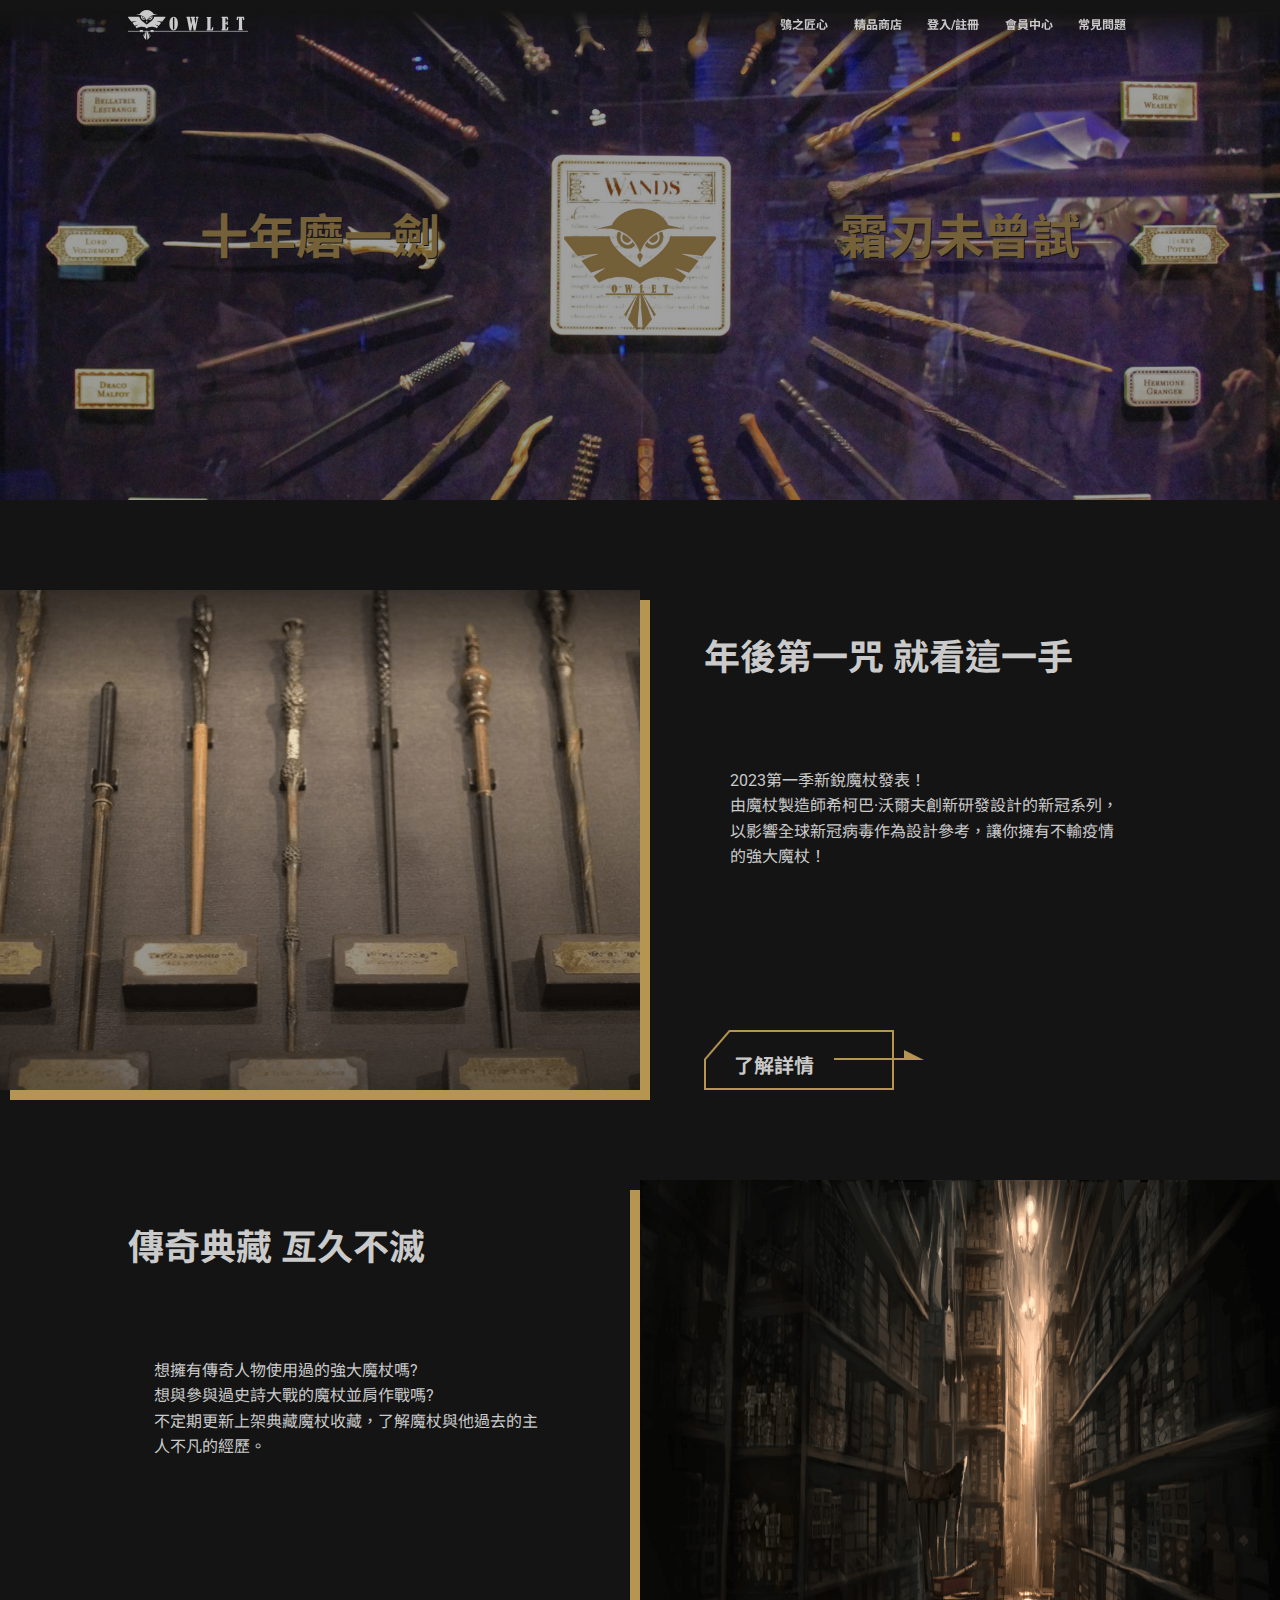
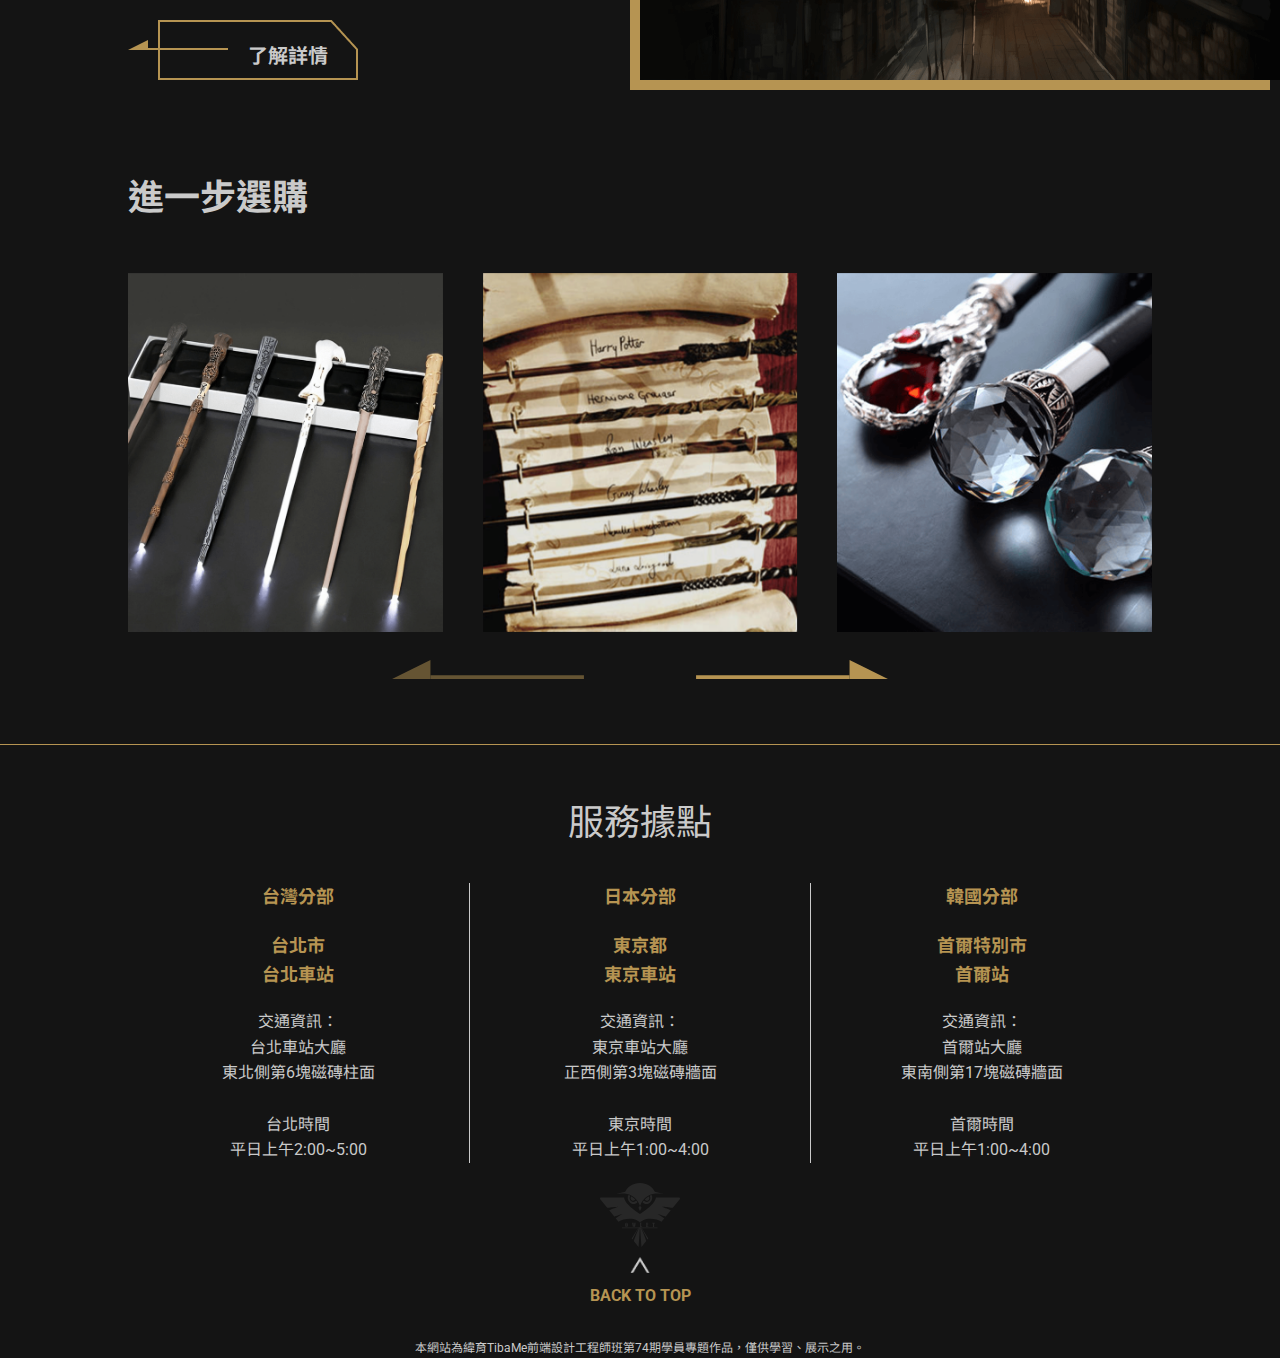
<file: index.html>
<!DOCTYPE html>
<html lang="en">

<head>
    <meta charset="UTF-8">
    <meta http-equiv="X-UA-Compatible" content="IE=edge">
    <meta name="viewport" content="width=device-width, initial-scale=1.0">
    <title>Owlet Wand Shop</title>
    <link rel="shortcut icon" href="./img/logo_14_s.svg" />
    <link rel="bookmark" href="./img/logo_14_s.svg" />
    <link rel="stylesheet" href="css/all.css">
    <link rel="stylesheet" href="css/index.css">
    <link rel="stylesheet" href="https://use.fontawesome.com/releases/v5.15.4/css/all.css"
        integrity="sha384-DyZ88mC6Up2uqS4h/KRgHuoeGwBcD4Ng9SiP4dIRy0EXTlnuz47vAwmeGwVChigm" crossorigin="anonymous">
    <link rel="stylesheet" href="https://cdnjs.cloudflare.com/ajax/libs/OwlCarousel2/2.3.4/assets/owl.carousel.min.css">
    <link rel="stylesheet"
        href="https://cdnjs.cloudflare.com/ajax/libs/OwlCarousel2/2.3.4/assets/owl.theme.default.min.css">
    <style>
        @import url('https://fonts.googleapis.com/css2?family=Noto+Sans+TC:wght@300&family=Roboto:wght@300&display=swap');
    </style>
</head>

<body>
    <!-- 頂端nav -->
    <nav class="head nav">
        <a href="index.html">
            <img src="img/logo_ca_l.svg" alt="">
        </a>
        <div class="nav_main">
            <ul>
                <li><a href="about.html">鴞之匠心</a></li>
                <li><a href="store.html">精品商店</a></li>
                <li><a class="loginnav" href="#">登入/註冊</a></li>
                <li><a href="usercenter.html">會員中心</a></li>
                <li><a href="faq.html">常見問題</a></li>
            </ul>
        </div>
        <a class="buyingcar" href="buyinglist.html"><i class="fas fa-feather-alt"></i><span
                class="buyingdot"></span></a>
        <button type="button" class="hamburger hamburger-act">
            <span class="hamburger-box">
                <span class="hamburger-inner"></span>
            </span>
        </button>
    </nav>
    <!-- login懸浮視窗 -->
    <article class="loginbg"></article>
    <!-- top區塊 -->
    <header class="indextop">
        <h1>十年磨一劍</h1>
        <h1>霜刃未曾試</h1>
    </header>
    <!-- 第一區塊 -->
    <section class="indexone">
        <img class="indexone_img" src="img/indexone.png" alt="">
        <div>
            <h2>年後第一咒 就看這一手</h2>
            <h4>2023第一季新銳魔杖發表！<br>
                由魔杖製造師希柯巴·沃爾夫創新研發設計的新冠系列，<br>以影響全球新冠病毒作為設計參考，讓你擁有不輸疫情的強大魔杖！</h4>
            <a href="store.html"><span></span>
                <p>了解詳情</p>
            </a>
        </div>
    </section>
    <!-- 第二區塊 -->
    <section class="indextwo">
        <img class="indextwo_img" src="img/indextwo.png" alt="">
        <div>
            <h2>傳奇典藏 亙久不滅</h2>
            <h4>想擁有傳奇人物使用過的強大魔杖嗎?<br>想與參與過史詩大戰的魔杖並肩作戰嗎?<br>不定期更新上架典藏魔杖收藏，了解魔杖與他過去的主人不凡的經歷。</h4>
            <a href="about.html"><span></span>
                <p>了解詳情</p>
            </a>
        </div>
    </section>
    <!-- 進一步選購 -->
    <section class="gotoshop">
        <h2>進一步選購</h2>
        <div class="toshopmaindiv">
            <ul class="gotoshopmain  owl-carousel owl-theme">
                <li class="gotoshopitem item"><a href="store.html">
                        <img src="img/gotoshop1.png" alt="">
                        <div>
                            <h3>特效魔杖</h3>
                            <p>讓每次施咒都光芒四射<br>讓每個巫術都不再平平無奇<br>讓完美的魔咒更錦上添花<br>讓失敗的咒語不再沉默尷尬</p>
                            <p>立即線上選購 ></p>
                        </div>
                    </a></li>
                <li class="gotoshopitem item"><a href="store.html">
                        <img src="img/gotoshop2.png" alt="">
                        <div>
                            <h3>典藏魔杖</h3>
                            <p>古劍蒙塵仍顯銳利<br>擁有亙古經歷的優異魔杖<br>正等待有緣人拾起<br>再度創造不朽歷史</p>
                            <p>立即線上選購 ></p>
                        </div>
                    </a></li>
                <li class="gotoshopitem item"><a href="store.html">
                        <img src="img/gotoshop3.png" alt="">
                        <div>
                            <h3>寶石魔杖</h3>
                            <p>細緻刻劃的權杖魔杖<br>鑲嵌珍稀寶石<br>每一次的吟唱都是<br>尊貴地位與財富的象徵</p>
                            <p>立即線上選購 ></p>
                        </div>
                    </a></li>
                <li class="gotoshopitem item"><a href="faq.html">
                        <img src="img/gotoshop4.png" alt="">
                        <div>
                            <h3>訂製魔杖</h3>
                            <p>擁有珍稀材料<br>具備自我設計想法<br>想和製造師交流需求<br>請來信說明</p>
                            <p>立即線上選購 ></p>
                        </div>
                    </a></li>
                <li class="gotoshopitem item"><a href="store.html">
                        <img src="img/gotoshop1.png" alt="">
                        <div>
                            <h3>特效魔杖</h3>
                            <p>讓每次施咒都光芒四射<br>讓每個巫術都不再平平無奇<br>讓完美的魔咒更錦上添花<br>讓失敗的咒語不再沉默尷尬</p>
                            <p>立即線上選購 ></p>
                        </div>
                    </a></li>
                <li class="gotoshopitem item"><a href="store.html">
                        <img src="img/gotoshop2.png" alt="">
                        <div>
                            <h3>典藏魔杖</h3>
                            <p>古劍蒙塵仍顯銳利<br>擁有亙古經歷的優異魔杖<br>正等待有緣人拾起<br>再度創造不朽歷史</p>
                            <p>立即線上選購 ></p>
                        </div>
                    </a></li>
                <li class="gotoshopitem item"><a href="store.html">
                        <img src="img/gotoshop3.png" alt="">
                        <div>
                            <h3>寶石魔杖</h3>
                            <p>細緻刻劃的權杖魔杖<br>鑲嵌珍稀寶石<br>每一次的吟唱都是<br>尊貴地位與財富的象徵</p>
                            <p>立即線上選購 ></p>
                        </div>
                    </a></li>
                <li class="gotoshopitem item"><a href="faq.html">
                        <img src="img/gotoshop4.png" alt="">
                        <div>
                            <h3>訂製魔杖</h3>
                            <p>擁有珍稀材料<br>具備自我設計想法<br>想和製造師交流需求<br>請來信說明</p>
                            <p>立即線上選購 ></p>
                        </div>
                    </a></li>
            </ul>

            <!-- 沒OWL的自設選購箭頭 -->
            <!-- <button type="button" class="btntoleft owl-prev">
                <img src="img/d_arr.svg" alt="">
            </button>
            <button type="button" class="btntoright owl-next">
                <img src="img/b_arr.svg" alt="">
            </button> -->
        </div>
    </section>
    <!-- loading -->
    <div class="loadingblock">
        <img src="img/loading.svg" alt="">
        <p>Loading...</p>
    </div>
    <!-- 底端footer -->
    <footer class="bottom">
        <h2>服務據點</h2>
        <ul class="serverpoint">
            <li>
                <div>
                    <p>台灣分部</p>
                    <p>台北市<br>台北車站</p>
                    <p>交通資訊：<br>台北車站大廳<br>東北側第6塊磁磚柱面<br><br>台北時間<br>平日上午2:00~5:00</p>
                </div>
            </li>
            <li>
                <div>
                    <p>日本分部</p>
                    <p>東京都<br>東京車站</p>
                    <p>交通資訊：<br>東京車站大廳<br>正西側第3塊磁磚牆面<br><br>東京時間<br>平日上午1:00~4:00</p>
                </div>
            </li>
            <li>
                <div>
                    <p>韓國分部</p>
                    <p>首爾特別市<br>首爾站</p>
                    <p>交通資訊：<br>首爾站大廳<br>東南側第17塊磁磚牆面<br><br>首爾時間<br>平日上午1:00~4:00</p>
                </div>
            </li>
        </ul>
        <!-- back to top -->
        <a class="gototopbtn float" href="#">
            <img src="img/logo_ca_s.svg" alt="">
            <img src="img/uparr.png" alt="">
            <P>BACK TO TOP</P>
            <a>
                <P class="tibame">本網站為緯育TibaMe前端設計工程師班第74期學員專題作品，僅供學習、展示之用。</P>
    </footer>

    <script src="https://ajax.googleapis.com/ajax/libs/jquery/3.6.0/jquery.min.js"></script>
    <script src="https://cdnjs.cloudflare.com/ajax/libs/OwlCarousel2/2.3.4/owl.carousel.min.js"></script>
    <script src="js/all.js"></script>
    <script src="js/index.js"></script>

    <script>
  
    </script>
</body>

</html>
</file>
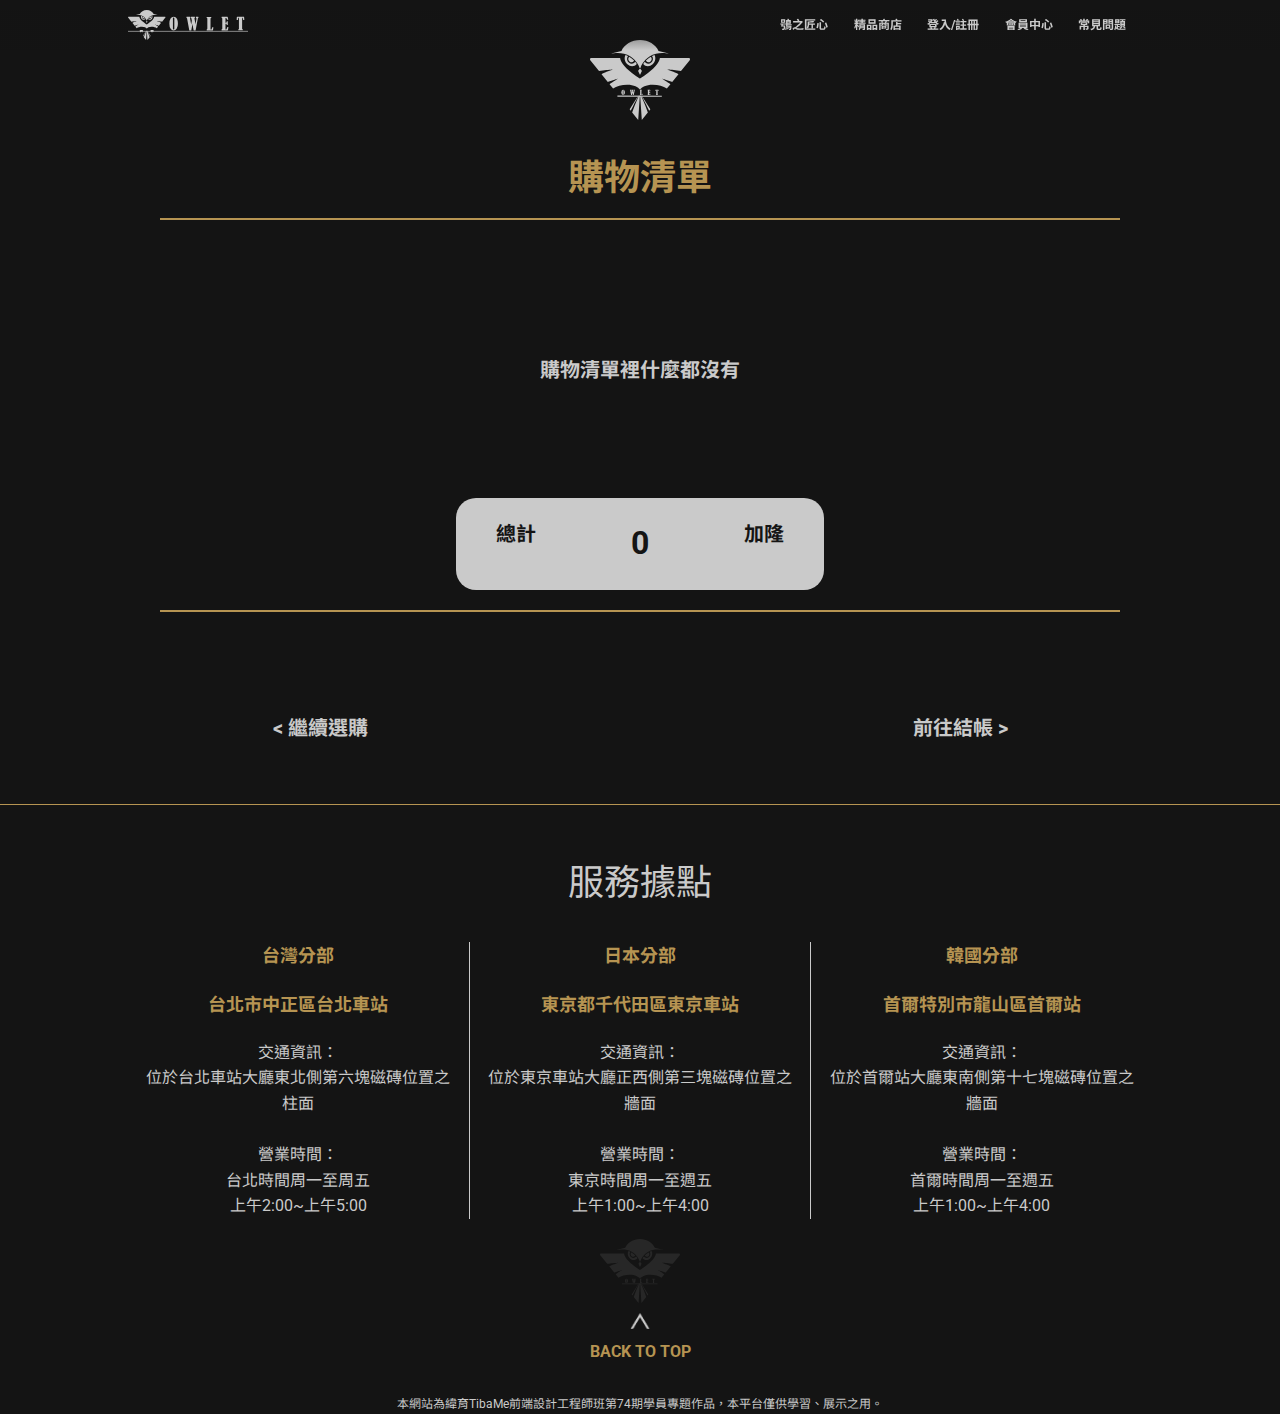
<file: buyinglist.html>
<!DOCTYPE html>
<html lang="en">
<head>
    <meta charset="UTF-8">
    <meta http-equiv="X-UA-Compatible" content="IE=edge">
    <meta name="viewport" content="width=device-width, initial-scale=1.0">
    <title>Buying List: Owlet Wand Shop</title>
    <link rel="shortcut icon" href="./img/logo_14_s.svg"/>
    <link rel="bookmark" href="./img/logo_14_s.svg"/>
    <link rel="stylesheet" href="css/all.css">
    <link rel="stylesheet" href="css/buyinglist.css">
    <link rel="stylesheet" href="https://use.fontawesome.com/releases/v5.15.4/css/all.css" integrity="sha384-DyZ88mC6Up2uqS4h/KRgHuoeGwBcD4Ng9SiP4dIRy0EXTlnuz47vAwmeGwVChigm" crossorigin="anonymous">
    <style>
        @import url('https://fonts.googleapis.com/css2?family=Noto+Sans+TC:wght@300&family=Roboto:wght@300&display=swap');
    </style>
</head>
<body>
  <!-- 頂端nav -->
  <nav class="head nav">
    <a href="index.html">
        <img src="img/logo_ca_l.svg" alt="">
    </a>
    <div class="nav_main">
        <ul>
            <li><a href="about.html">鴞之匠心</a></li>
            <li><a href="store.html">精品商店</a></li>
            <li><a class="loginnav" href="#">登入/註冊</a></li>
            <li><a href="usercenter.html">會員中心</a></li>
            <li><a href="faq.html">常見問題</a></li>
        </ul>
    </div>
    <a class= "buyingcar" href="buyinglist.html"><i class="fas fa-feather-alt"></i><span class="buyingdot"></span></a>
    <button type="button" class="hamburger hamburger-act">
        <span class="hamburger-box">
            <span class="hamburger-inner"></span>
        </span>
    </button>
</nav>
  <!-- login懸浮視窗 -->
    <article class="loginbg"></article>
  <!-- top區塊 -->
    <header class="buyinglisttop">
        <img src="img/logo_ca_s.svg" alt="">
        <h3>購物清單</h3>
    </header>
  <!-- 清單內容 -->
    <article class="buyinglistmain">
        <section class="listtotal">
            <h3>總計</h3>
            <p class="sum">0</p>
            <h3>加隆</h3>
        </section>
    </article>
    <section class="buyinglistbtn">
        <a href="store.html"><p>< 繼續選購</p></a>
        <a href="buyinglist.html"><p>前往結帳 ></p></a>
    </section>
     <!-- loading -->
     <div class="loadingblock">
        <img src="img/loading.svg" alt="">
        <p>Loading...</p>
    </div>
  <!-- 底端footer -->
    <footer class="bottom">
        <h2>服務據點</h2>
        <ul class="serverpoint">
            <li><div>
                <p>台灣分部</p>
                <p>台北市中正區台北車站</p>
                <p>交通資訊：<br>位於台北車站大廳東北側第六塊磁磚位置之柱面<br><br>營業時間：<br>台北時間周一至周五<br>上午2:00~上午5:00</p>
            </div></li>
            <li><div>
                <p>日本分部</p>
                <p>東京都千代田區東京車站</p>
                <p>交通資訊：<br>位於東京車站大廳正西側第三塊磁磚位置之牆面<br><br>營業時間：<br>東京時間周一至週五<br>上午1:00~上午4:00</p>
            </div></li>
            <li><div>
                <p>韓國分部</p>
                <p>首爾特別市龍山區首爾站</p>
                <p>交通資訊：<br>位於首爾站大廳東南側第十七塊磁磚位置之牆面<br><br>營業時間：<br>首爾時間周一至週五<br>上午1:00~上午4:00</p>
            </div></li>
        </ul>
      <!-- back to top -->
        <a class="gototopbtn float" href="#">
            <img src="img/logo_ca_s.svg" alt="">
            <img src="img/uparr.png" alt="">
            <P>BACK TO TOP</P>
        <a>
        <P class="tibame">本網站為緯育TibaMe前端設計工程師班第74期學員專題作品，本平台僅供學習、展示之用。</P>
    </footer>
    <script src="https://ajax.googleapis.com/ajax/libs/jquery/3.6.0/jquery.min.js"></script>
    <script src="js/all.js"></script>
    <script>
        document.addEventListener("DOMContentLoaded", function(){
            let wandlists = JSON.parse(localStorage.getItem("wandlists"));
            if(wandlists===null || wandlists.length==0){
                $(".buyinglistmain").prepend("<p>購物清單裡什麼都沒有</p>")
                $(".sum").text("0")
            }else{
                let length= wandlists.length
                for(let i=0; i<length; i++){
                    $(".buyinglistmain").prepend(`<section class="list" wandid= "${wandlists[i].id}" >
                        <div>
                        <img src="${wandlists[i].pic}" alt="">
                        <button type="button" class="btn_delete">刪除</button>
                        </div>
                        <div>
                            <p>品名：<span>${wandlists[i].name}</span></p>
                            <p>匠人：<span>${wandlists[i].maker}</span></p>
                            <p>尺寸：<span>${wandlists[i].size}</span></p>
                            <p>木材：<span>${wandlists[i].wood}</span></p>
                            <p>杖芯：<span>${wandlists[i].core}</span></p>
                        </div>
                        <h3>7 加隆</h3>
                        </section>`)
                    $(".sum").text(length*7)
                }
            }
        });
        document.addEventListener("click", function(e){
            if(e.target.classList.contains("btn_delete")){ 
                e.target.closest("section").classList.add("fade_out") 
                setTimeout(()=>{e.target.closest("section").remove()},800)
                let delete_target_id=e.target.closest("section").getAttribute("wandid");

                let wandlists = JSON.parse(localStorage.getItem("wandlists"));
                for(let i=0; i<wandlists.length; i++){
                    if(wandlists[i].id==delete_target_id){
                        wandlists.splice(i, 1)
                        localStorage.setItem("wandlists", JSON.stringify(wandlists));
                    }
                    let length= wandlists.length
                    if(length==0){
                        $(".buyinglistmain").prepend("<p>購物清單裡什麼都沒有</p>")
                        $(".buyingdot").css("display", "none")
                    }else if(length>=10){
                        $(".buyingdot").css("display", "block").text("9+")
                    }else{
                        $(".buyingdot").css("display", "block").text(length)
                    }
                }
            }
        })
    </script>
</body>
</html>
</file>
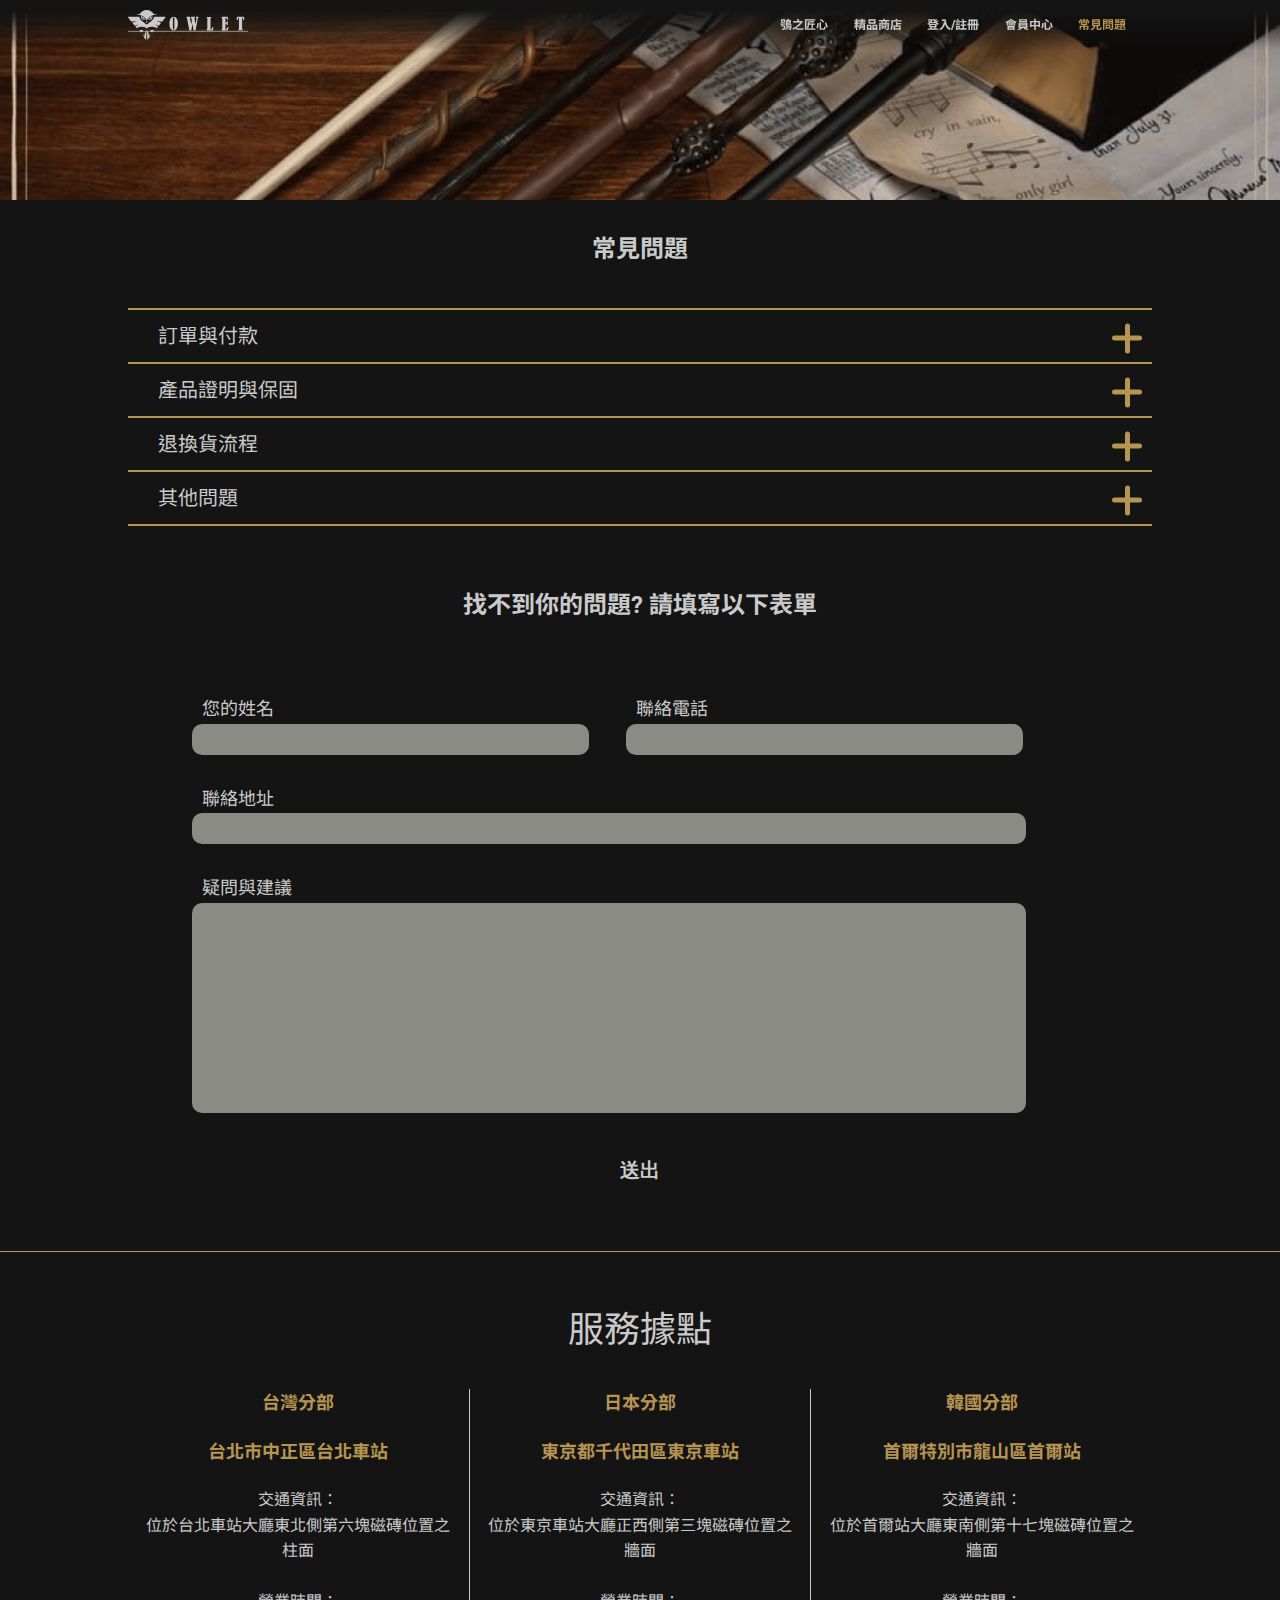
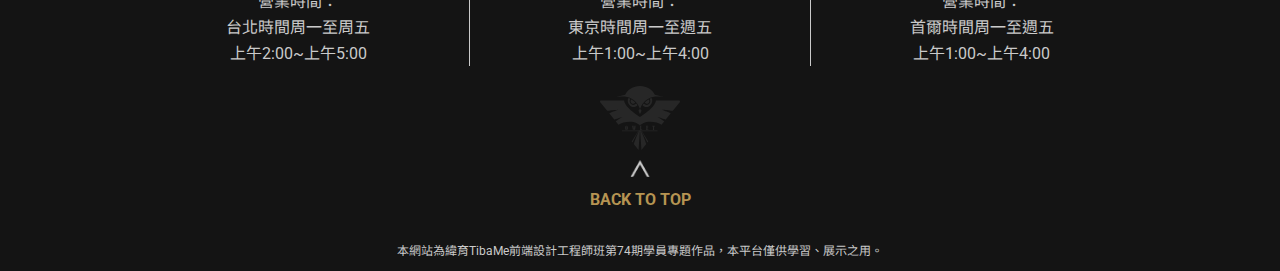
<file: faq.html>
<!DOCTYPE html>
<html lang="en">
<head>
    <meta charset="UTF-8">
    <meta http-equiv="X-UA-Compatible" content="IE=edge">
    <meta name="viewport" content="width=device-width, initial-scale=1.0">
    <title>Contact Us: Owlet Wand Shop</title>
    <link rel="shortcut icon" href="./img/logo_14_s.svg"/>
    <link rel="bookmark" href="./img/logo_14_s.svg"/>
    <link rel="stylesheet" href="css/all.css">
    <link rel="stylesheet" href="css/faq.css">
    <link rel="stylesheet" href="https://use.fontawesome.com/releases/v5.15.4/css/all.css" integrity="sha384-DyZ88mC6Up2uqS4h/KRgHuoeGwBcD4Ng9SiP4dIRy0EXTlnuz47vAwmeGwVChigm" crossorigin="anonymous">
    <style>
        @import url('https://fonts.googleapis.com/css2?family=Noto+Sans+TC:wght@300&family=Roboto:wght@300&display=swap');
    </style>
</head>
<body>
  <!-- 頂端nav -->
  <nav class="head nav">
    <a href="index.html">
        <img src="img/logo_ca_l.svg" alt="">
    </a>
    <div class="nav_main">
        <ul>
            <li><a href="about.html">鴞之匠心</a></li>
            <li><a href="store.html">精品商店</a></li>
            <li><a class="loginnav" href="#">登入/註冊</a></li>
            <li><a href="usercenter.html">會員中心</a></li>
            <li><a style="color:#B69452 " href="faq.html">常見問題</a></li>
        </ul>
    </div>
    <a class= "buyingcar" href="buyinglist.html"><i class="fas fa-feather-alt"></i><span class="buyingdot"></span></a>
    <button type="button" class="hamburger hamburger-act">
        <span class="hamburger-box">
            <span class="hamburger-inner"></span>
        </span>
    </button>
</nav>
  <!-- login懸浮視窗 -->
    <article class="loginbg"></article>
  <!-- top區塊 -->
    <header class="userfaqtop"></header>
  <!-- 常見問題 -->
    <section class="faqmod">
        <h3>常見問題</h3>
        <div class="ansmod">
            <div class="ansbox">
                <label for="q1">訂單與付款</label><span><span></span></span>
            </div> 
            <input type="checkbox" name="ans" id="q1">
            <div class="anscontent">本店採貨到付款，不接受信用卡、匯款等其他交易方式<br>訂單完成後典藏魔杖將於訂單完成後一周內寄出。<br>其餘魔杖因維訂單成立後製作，故將於3-6個月內製作完成並寄出。<br>切記勿以任何方式聯繫催貨，否則後果自負概不退款，請耐心配合。</div>
            <div class="ansbox">
                <label for="q2">產品證明與保固</label><span><span></span></span>
            </div>
            <input type="checkbox" name="ans" id="q2">
            <div class="anscontent">本店出品魔杖皆有透明且優質來原產地證明，詳見本店介紹。</div>
            <div class="ansbox">
                <label for="q3">退換貨流程</label><span><span></span></span>
            </div>
            <input type="checkbox" name="ans" id="q3">
            <div class="anscontent">我們了解每位巫師與自己的魔杖需要很長的時間磨合才能確定與自己的匹配度，因此本店提供5年不適合退貨服務<br>唯需負擔定價之50%費用與運費，並同意本店以典藏魔杖形式繼續販售。<br>本保固不包含物理及名譽毀損、髒污及其他影響魔杖後續販售之問題</div>
            <div class="ansbox">
                <label for="q4">其他問題</label><span><span></span></span>
            </div>
            <input type="checkbox" name="ans" id="q4">
            <div class="anscontent">本店合作之所有魔杖製造師皆有百年以上傳承與經驗。<br>若有任何疑慮請勿購買聯繫，不回答任何質疑製造工藝與手藝的無理問題。<br>信任買賣，非誠勿擾。</div>
        </div>
    </section>
  <!-- 提問區 -->
    <section class="inputbox">
            <h3>找不到你的問題? 請填寫以下表單</h3>
            <div>
                <label for="faqname">您的姓名</label><br>
                <input type="text" id="faqname">
            </div>
            <div>
                <label for="faqphone">聯絡電話</label><br>
                <input type="text" id="faqphone">
            </div>
            <div>
                <label for="faqaddress">聯絡地址</label><br>
                <input type="text" id="faqaddress">
            </div>
            <div>
                <label for="faqadvice">疑問與建議</label><br>
                <textarea rows="10" id="faqadvice"></textarea>
            </div>
            <input type="button" value="送出">
    </section>
     <!-- loading -->
     <div class="loadingblock">
        <img src="img/loading.svg" alt="">
        <p>Loading...</p>
    </div>
  <!-- 底端footer -->
    <footer class="bottom">
        <h2>服務據點</h2>
        <ul class="serverpoint">
            <li><div>
                <p>台灣分部</p>
                <p>台北市中正區台北車站</p>
                <p>交通資訊：<br>位於台北車站大廳東北側第六塊磁磚位置之柱面<br><br>營業時間：<br>台北時間周一至周五<br>上午2:00~上午5:00</p>
            </div></li>
            <li><div>
                <p>日本分部</p>
                <p>東京都千代田區東京車站</p>
                <p>交通資訊：<br>位於東京車站大廳正西側第三塊磁磚位置之牆面<br><br>營業時間：<br>東京時間周一至週五<br>上午1:00~上午4:00</p>
            </div></li>
            <li><div>
                <p>韓國分部</p>
                <p>首爾特別市龍山區首爾站</p>
                <p>交通資訊：<br>位於首爾站大廳東南側第十七塊磁磚位置之牆面<br><br>營業時間：<br>首爾時間周一至週五<br>上午1:00~上午4:00</p>
            </div></li>
        </ul>
        <!-- back to top -->
        <a class="gototopbtn float" href="#">
            <img src="img/logo_ca_s.svg" alt="">
            <img src="img/uparr.png" alt="">
            <P>BACK TO TOP</P>
        <a>
        <P class="tibame">本網站為緯育TibaMe前端設計工程師班第74期學員專題作品，本平台僅供學習、展示之用。</P>
    </footer>
    <script src="https://ajax.googleapis.com/ajax/libs/jquery/3.6.0/jquery.min.js"></script>
    <script src="js/all.js"></script>
    <script src="js/faq.js"></script>
</body>
</html>
</file>
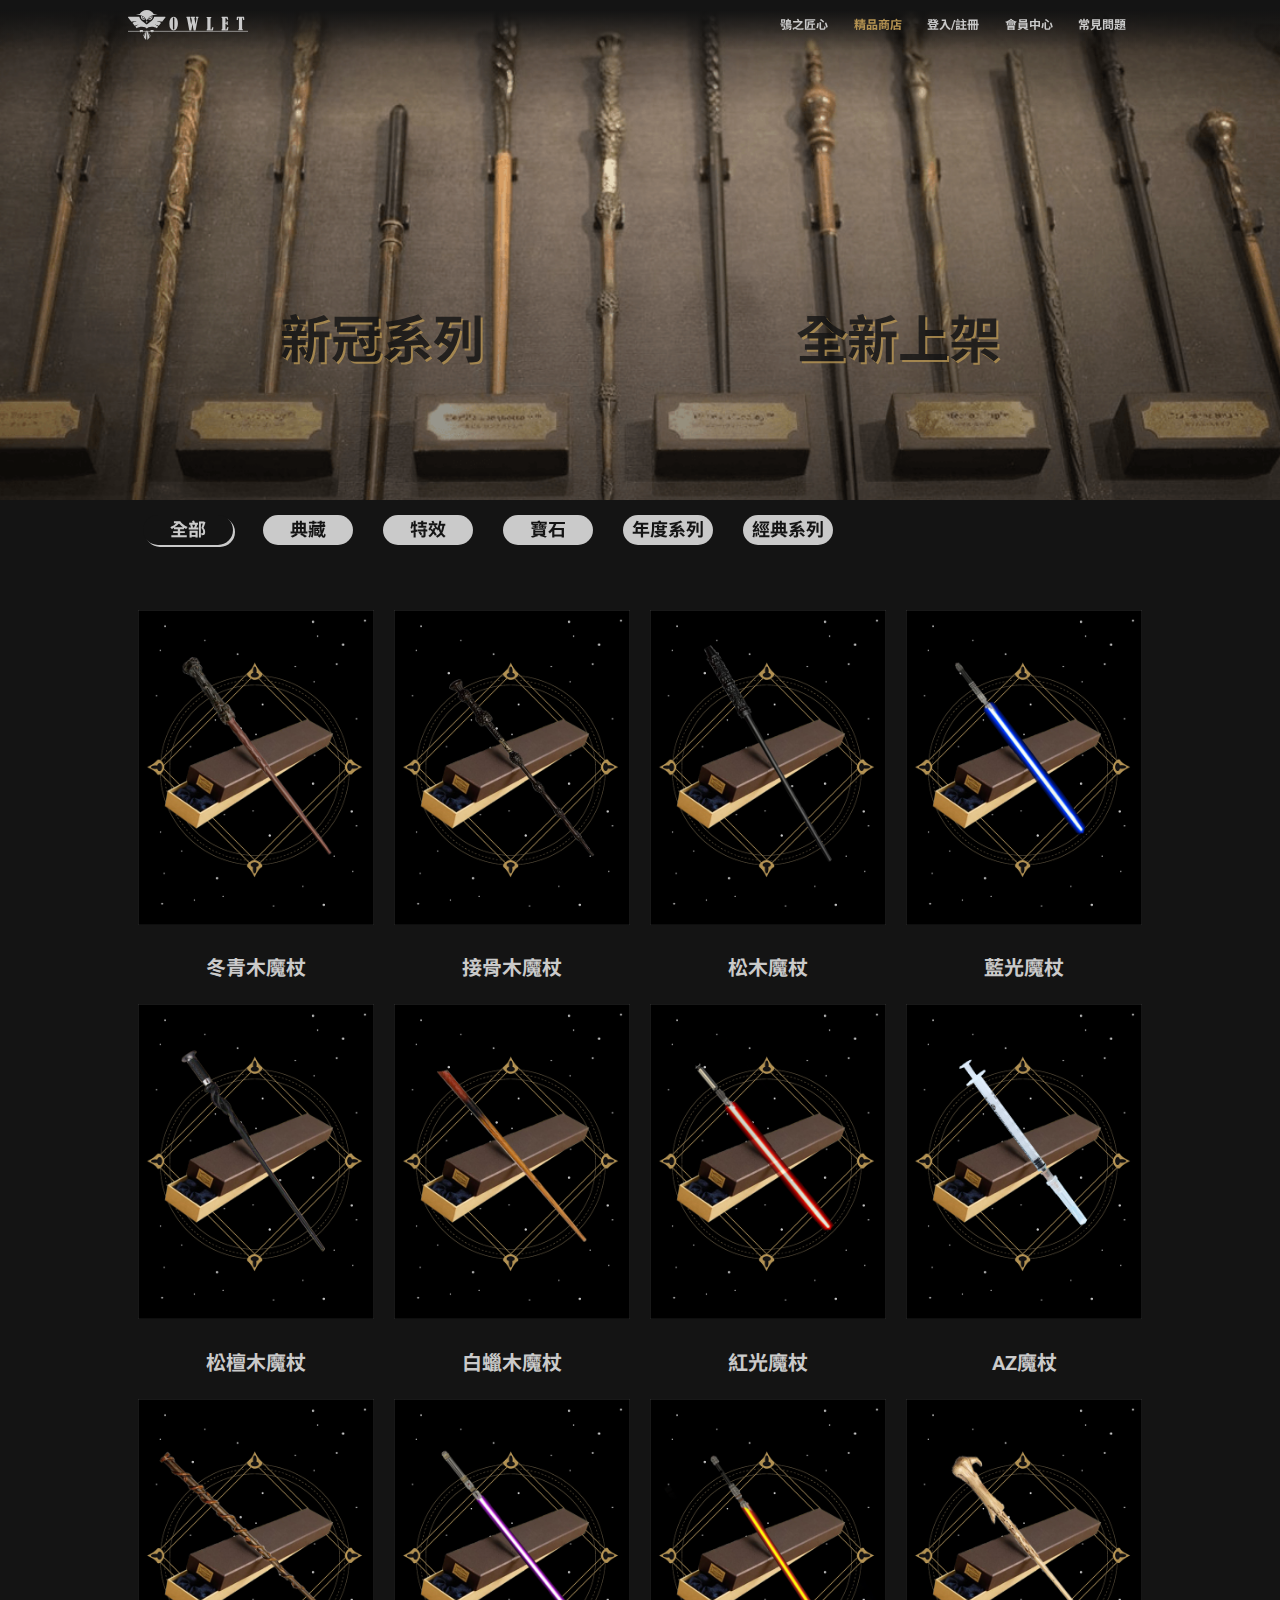
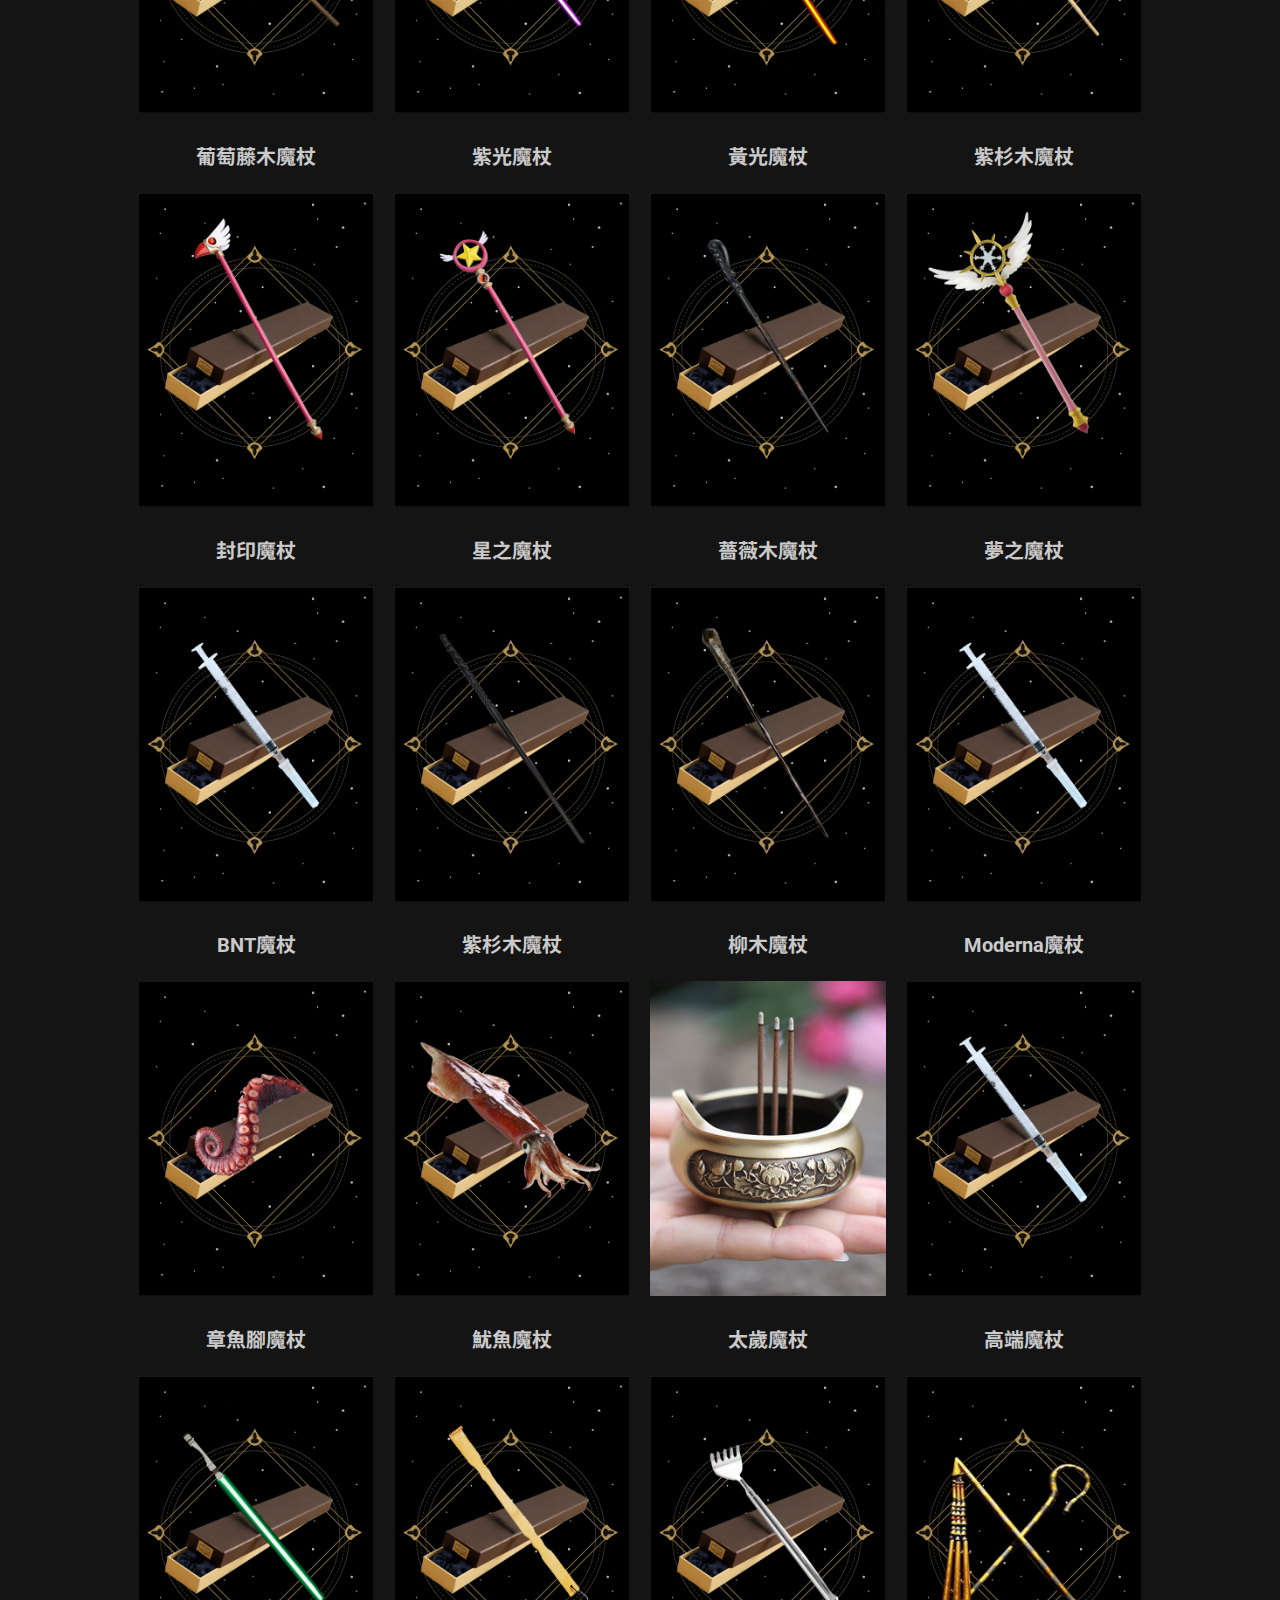
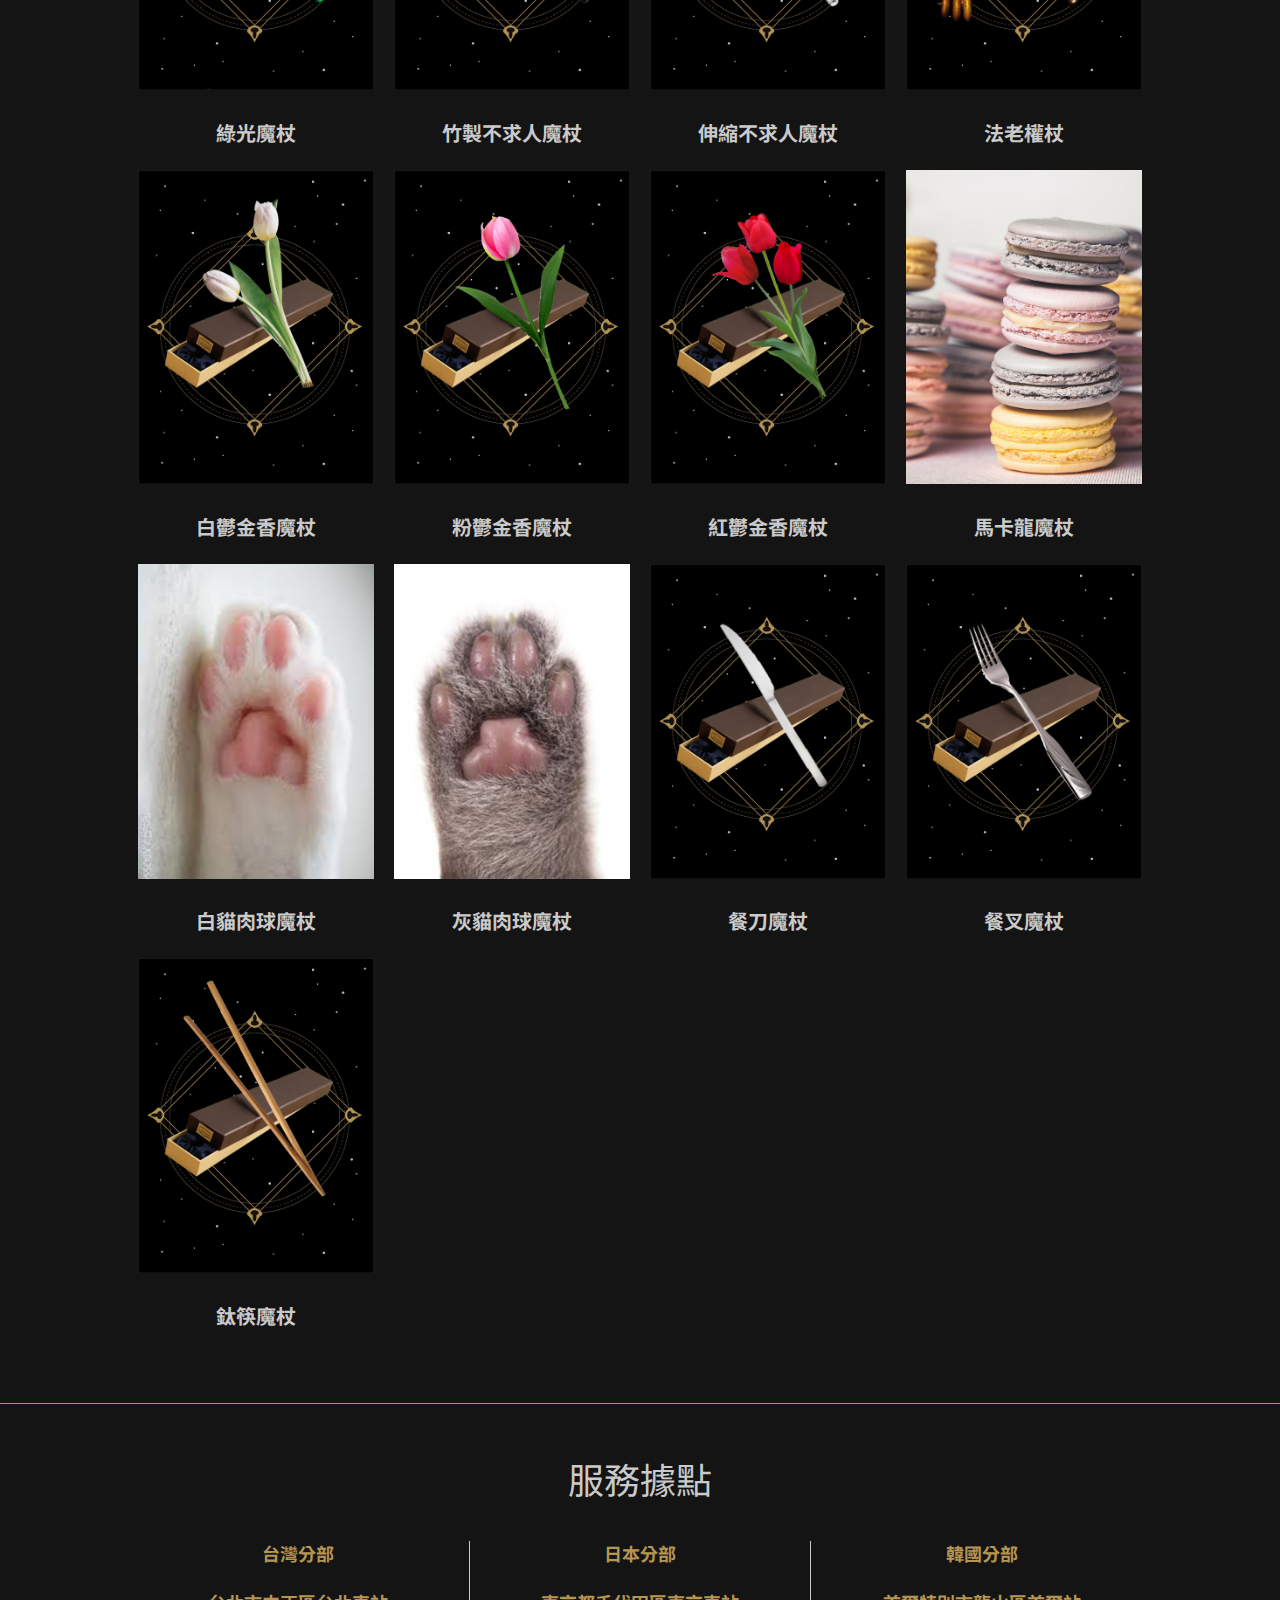
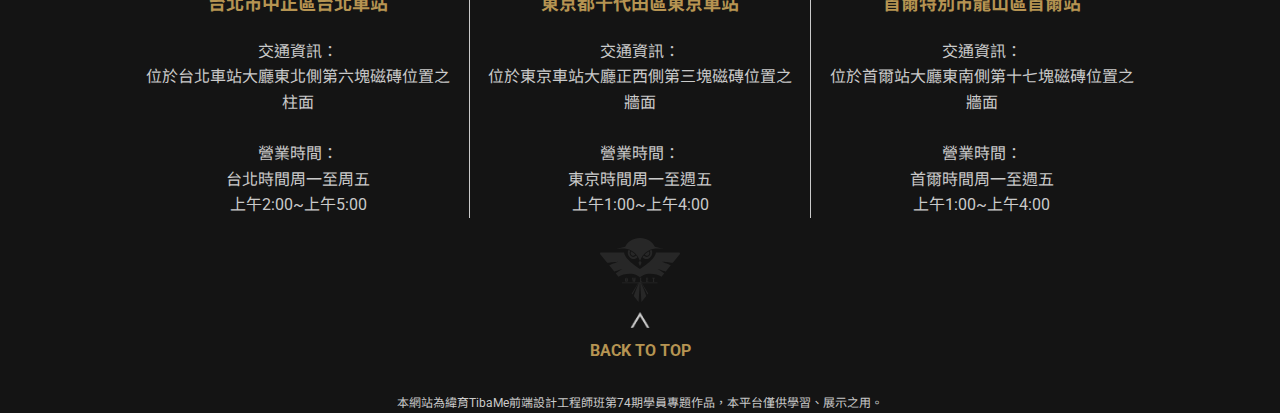
<file: store.html>
<!DOCTYPE html>
<html lang="en">
<head>
    <meta charset="UTF-8">
    <meta http-equiv="X-UA-Compatible" content="IE=edge">
    <meta name="viewport" content="width=device-width, initial-scale=1.0">
    <title>Wands: Owlet Wand Shop</title>
    <link rel="shortcut icon" href="./img/logo_14_s.svg"/>
    <link rel="bookmark" href="./img/logo_14_s.svg"/>
    <link rel="stylesheet" href="css/all.css">
    <link rel="stylesheet" href="css/store.css">
    <link rel="stylesheet" href="https://use.fontawesome.com/releases/v5.15.4/css/all.css" integrity="sha384-DyZ88mC6Up2uqS4h/KRgHuoeGwBcD4Ng9SiP4dIRy0EXTlnuz47vAwmeGwVChigm" crossorigin="anonymous">
    <style>
        @import url('https://fonts.googleapis.com/css2?family=Noto+Sans+TC:wght@300&family=Roboto:wght@300&display=swap');
    </style>
</head>
<body>
  <!-- 頂端nav -->
  <nav class="head nav">
    <a href="index.html">
        <img src="img/logo_ca_l.svg" alt="">
    </a>
    <div class="nav_main">
        <ul>
            <li><a href="about.html">鴞之匠心</a></li>
            <li><a style="color:#B69452 " href="store.html">精品商店</a></li>
            <li><a class="loginnav" href="#">登入/註冊</a></li>
            <li><a href="usercenter.html">會員中心</a></li>
            <li><a href="faq.html">常見問題</a></li>
        </ul>
    </div>
    <a class= "buyingcar" href="buyinglist.html"><i class="fas fa-feather-alt"></i><span class="buyingdot"></span></a>
    <button type="button" class="hamburger hamburger-act">
        <span class="hamburger-box">
            <span class="hamburger-inner"></span>
        </span>
    </button>
</nav>
  <!-- login懸浮視窗 -->
    <article class="loginbg"></article>
  <!-- top區塊 -->
    <header class="storetop">
            <h1>新冠系列</h1>
            <h1>全新上架</h1>
    </header>
  <!-- 分類區塊 -->
    <main class="storecategory">
        <ul>
            <li class="on">全部</li>
            <li>典藏</li>
            <li>特效</li>
            <li>寶石</li>
            <li>年度系列
                <ul class="categorysecond categorysecond1">
                    <li>新冠病毒</li>
                    <li>壬寅復刻</li>
                    <li>魔法少女</li>
                    <li>軟體動物</li>
                </ul>
            </li>
            <li>經典系列
                <ul class="categorysecond categorysecond2">
                    <li>不求人</li>
                    <li>法老權杖</li>
                    <li>鬱金香</li>
                    <li>馬卡龍</li>
                    <li>貓肉球</li>
                    <li>餐具</li>
                </ul>
            </li>
        </ul>
    </main>
  <!-- 商品區塊 -->
    <article class="categoryswitch">
  <!-- 全部 -->
        <section class="storeline store1">
            <ul>
                <li><a href="ElderWand.html">
                    <img src="img/products/1.1_harrypotter.png" alt="">
                    <p>冬青木魔杖</p>
                    <div>
                        <p>杖芯：鳳凰尾羽</p>
                        <p>哈利‧波特曾持有，曾打敗佛地魔。<br>喜歡那些需要克服自己的怒氣和急躁情緒的主人。</p>
                    </div>
                </a></li>
                <li><a href="ElderWand.html">
                    <img src="img/products/1.2_Dumbledore.png" alt="">
                    <p>接骨木魔杖</p>
                    <div>
                        <p>杖芯：騎士墜鬼馬尾羽</p>
                        <p>別稱死神魔杖、命運魔杖<br>阿不思·鄧不利多曾持有。<br>有史以來最強大也最難駕馭的魔杖。</p>
                    </div>
                </a></li>
                <li><a href="ElderWand.html">
                    <img src="img/products/1.3_sinebu.png" alt="">
                    <p>松木魔杖</p>
                    <div>
                        <p>杖芯：不明</p>
                        <p>賽佛勒斯‧石內卜曾持有。<br>喜歡被創造性地使用，樂於接受新的要領與符咒。通常選擇那些特立獨行的主人，他們可能被人認為不合群、耐人尋味，還可能有些神秘。</p>
                    </div>
                </a></li>
                <li><a href="ElderWand.html">
                    <img src="img/products/2.1_blue.png" alt="">
                    <p>藍光魔杖</p>
                    <div>
                        <p>藍光水晶杖身</p>
                        <p>有很強的「正義感」。<br>並且能讓持有者在攻擊法術層面更得心應手。</p>
                    </div>
                </a></li>
                <li><a href="ElderWand.html">
                    <img src="img/products/1.4_Dumbledore_young.png" alt="">
                    <p>松檀木魔杖</p>
                    <div>
                        <p>杖芯：不明</p>
                        <p>阿不思·鄧不利多曾持有。<br>非常適合用來施展所有有攻擊力的魔法和變形學</p>
                    </div>
                </a></li>
                <li><a href="ElderWand.html">
                    <img src="img/products/1.5_Newt.png" alt="">
                    <p>白蠟木魔杖</p>
                    <div>
                        <p>杖芯：珍珠母</p>
                        <p>紐特‧斯卡曼曾持有。<br>會永遠堅守自己真正的主人，繼承此類魔杖需要可靠的緣分。</p>
                    </div>
                </a></li>
                <li><a href="ElderWand.html">
                    <img src="img/products/2.2_red.png" alt="">
                    <p>紅光魔杖</p>
                    <div>
                        <p>紅光水晶杖身</p>
                        <p>血液與黑暗的象徵。<br>注入痛苦和憤怒的靈魂製作而成。</p>
                    </div>
                </a></li>
                <li><a href="ElderWand.html">
                    <img src="img/products/4.1.1_covid.png" alt="">
                    <p>AZ魔杖</p>
                    <div>
                        <p>杖芯:AZ濃縮疫苗</p>
                        <p>AstraZeneca<br>含有SARS-CoV-2病毒棘蛋白(S protein)基因之非複製型腺病毒載體之疫苗。</p>
                    </div>
                </a></li>
                <li><a href="ElderWand.html">
                    <img src="img/products/1.6_Hermione.png" alt="">
                    <p>葡萄藤木魔杖</p>
                    <div>
                        <p>杖芯：龍心弦</p>
                        <p>妙麗‧格蘭曾持有。<br>它們的主人幾乎總是那些擁有崇高追求、具有超出常人的遠見、並且總是令那些自以為了解他們的朋友震驚的男女巫師。</p>
                    </div>
                </a></li>
                <li><a href="ElderWand.html">
                    <img src="img/products/2.3purple.png" alt="">
                    <p>紫光魔杖</p>
                    <div>
                        <p>紫光水晶杖身</p>
                        <p>亦正亦邪的象徵。<br>適合能夠同時駕馭黑魔法與白魔法的中庸之人。</p>
                    </div>
                </a></li>
                <li><a href="ElderWand.html">
                    <img src="img/products/2.4yellow.png" alt="">
                    <p>黃光魔杖</p>
                    <div>
                        <p>黃光水晶杖身</p>
                        <p>忠誠與知識的象徵。<br>擁有者通常有著豐富的知識，而這些人通常也都是忠誠的守護者。</p>
                    </div>
                </a></li>
                <li><a href="ElderWand.html">
                    <img src="img/products/1.7_Voldemort.png" alt="">
                    <p>紫杉木魔杖</p>
                    <div>
                        <p>杖芯：龍心弦</p>
                        <p>湯姆‧瑞斗，鼎鼎有名的佛地魔曾持有。<br>會賦予持有者掌控生死的力量。</p>
                    </div>
                </a></li>
                <li><a href="ElderWand.html">
                    <img src="img/products/4.3.1_bird.png" alt="">
                    <p>封印魔杖</p>
                    <div>
                        <p>杖芯：純真的心靈與信仰</p>
                        <p>造型設計來源於庫洛魔法使。<br>只有魔法少女能夠使用，施咒的時候搭配相應動作效果更佳。</p>
                    </div>
                </a></li>
                <li><a href="ElderWand.html">
                    <img src="img/products/4.3.2_star.png" alt="">
                    <p>星之魔杖</p>
                    <div>
                        <p>杖芯：純真的心靈與信仰</p>
                        <p>造型設計來源於庫洛魔法使。<br>只有魔法少女能夠使用，施咒的時候搭配相應動作效果更佳。</p>
                        </div>
                </a></li>
                <li><a href="ElderWand.html">
                    <img src="img/products/1.8_Fleur.png" alt="">
                    <p>薔薇木魔杖</p>
                    <div>
                        <p>杖芯：媚娃頭髮</p>
                        <p>花兒‧戴古樂曾持有。<br>具有強烈的香氣，代表美麗、善良與熱忱。</p>
                        </div>
                </a></li>
                <li><a href="ElderWand.html">
                    <img src="img/products/4.3.3_dream.png" alt="">
                    <p>夢之魔杖</p>
                    <div>
                        <p>杖芯：純真的心靈與信仰</p>
                        <p>造型設計來源於庫洛魔法使。<br>只有魔法少女能夠使用，施咒的時候搭配相應動作效果更佳。</p>
                        </div>
                </a></li>
                <li><a href="ElderWand.html">
                    <img src="img/products/4.1.1_covid.png" alt="">
                    <p>BNT魔杖</p>
                    <div>
                        <p>杖芯:BNT濃縮疫苗</p>
                        <p>BioNTech<br>含有SARS-CoV-2病毒棘蛋白(S protein)之mRNA疫苗。</p>
                    </div>
                </a></li>
                <li><a href="ElderWand.html">
                    <img src="img/products/1.9_Ginny.png" alt="">
                    <p>紫杉木魔杖</p>
                    <div>
                        <p>杖芯：不明</p>
                        <p>金妮‧衛斯理曾持有。<br>紫杉木魔杖是更加罕見的品種，而它們理想的主人同樣不同尋常。</p>
                        </div>
                </a></li>
                <li><a href="ElderWand.html">
                    <img src="img/products/1.10_Ron.png" alt="">
                    <p>柳木魔杖</p>
                    <div>
                        <p>杖芯：獨角獸尾羽</p>
                        <p>榮恩‧衛斯理曾持有。<br>以獨角獸尾毛製成的魔杖難以使用黑魔法，而且能夠製成最為忠誠的魔杖。</p>
                        </div>
                </a></li>
            <li><a href="ElderWand.html">
                <img src="img/products/4.1.1_covid.png" alt="">
                <p>Moderna魔杖</p>
                <div>
                    <p>杖芯:Moderna濃縮疫苗</p>
                    <p>Moderna<br>SARS-CoV-2病毒棘蛋白(S protein)之mRNA疫苗。</p>
                </div>
            </a></li>
            <li><a href="ElderWand.html">
                <img src="img/products/4.4.1_taco.png" alt="">
                <p>章魚腳魔杖</p>
                <div>
                    <p>來自新鮮現撈章魚軟體組織</p>
                    <p>受到高溫咒語攻擊會自帶燒烤香氣。<br>可食用。</p>
                    </div>
            </a></li>
            <li><a href="ElderWand.html">
                <img src="img/products/4.4.2_squid.png" alt="">
                <p>魷魚魔杖</p>
                <div>
                    <p>來自新鮮現撈魷魚</p>
                    <p>受到高溫咒語攻擊會自帶燒烤香氣。<br>極其少見的活體魔杖，要小心別讓他從你手中滑走。</p>
                    </div>
            </a></li>
            <li><a href="ElderWand.html">
                <img src="img/products/4.2.1_year.png" alt="">
                <p>太歲魔杖</p>
                <div>
                    <p>杖芯：香火</p>
                    <p>來自香火鼎盛知名廟宇。<br>給本命年的你多一分保障。</p>
                </div>
            </a></li>
            <li><a href="ElderWand.html">
                <img src="img/products/4.1.1_covid.png" alt="">
                <p>高端魔杖</p>
                <div>
                    <p>杖芯:高端濃縮疫苗</p>
                    <p>高端新冠肺炎疫苗<br>含SARS-CoV-2重組棘蛋白的疫苗之蛋白質次單元疫苗。</p>
                </div>
            </a></li>
            <li><a href="ElderWand.html">
                <img src="img/products/2.5green.png" alt="">
                <p>綠光魔杖</p>
                <div>
                    <p>綠光水晶杖身</p>
                    <p>和平與智慧的象徵。<br>最適合精神層面強大，閱歷豐富的謀略家。</p>
                </div>
            </a></li>
            <li><a href="ElderWand.html">
                <img src="img/products/5.1.1_banbooscratch.png" alt="">
                <p>竹製不求人魔杖</p>
                <div>
                    <p>由高品質空心竹製成</p>
                    <p>看似空心實則心胸開闊。<br>適合具有堅毅的耐心不喜歡麻煩別人者。</p>
                </div>
            </a></li>
        <li><a href="ElderWand.html">
            <img src="img/products/5.1.2_longscratch.png" alt="">
            <p>伸縮不求人魔杖</p>
            <div>
                <p>杖芯：480圈彈簧</p>
                <p>可伸長超越兩米。<br>若你魔法實在不行，不妨使用他來操作遠距物理攻擊。</p>
            </div>
        </a></li>
        <li><a href="ElderWand.html">
            <img src="img/products/5.2.1_fl.png" alt="">
            <p>法老權杖</p>
            <div>
                <p>杖芯：受詛咒的法老靈魂</p>
                <p>是非常古老的權杖改制而成。<br>拿它來進行詛咒類型魔咒再適合不過了。</p>
            </div>
        </a></li>
            <li><a href="ElderWand.html">
                <img src="img/products/5.3.1_white.png" alt="">
                <p>白鬱金香魔杖</p>
                <div>
                    <p>杖芯：白花油</p>
                    <p>提神醒腦最佳好物。<br>會散發淡淡的鬱金香氣。</p>
                </div>
            </a></li>
            <li><a href="ElderWand.html">
                <img src="img/products/5.3.2_pink.png" alt="">
                <p>粉鬱金香魔杖</p>
                <div>
                    <p>杖芯：感冒糖漿</p>
                    <p>糖漿顏色和花色挺像的不是嗎。<br>會散發淡淡的鬱金香氣。</p>
                </div>
            </a></li>
            <li><a href="ElderWand.html">
                <img src="img/products/5.3.3_red.png" alt="">
                <p>紅鬱金香魔杖</p>
                <div>
                    <p>杖芯：優碘</p>
                    <p>統計顯示有87%的巫師手腳不協調容易跌倒，進而擦傷膝蓋。<br>會散發淡淡的鬱金香氣。</p>
                </div>
            </a></li>
            <li><a href="ElderWand.html">
                <img src="img/products/5.4.1_sweet.png" alt="">
                <p>馬卡龍魔杖</p>
                <div>
                    <p>杖芯：鼻涕甘納許</p>
                    <p>可施咒可食用，可愛又優雅，在你施咒前不會有人發現他是魔杖的。<br>我知道你不會想嘗試它的味道的，但總有危急時刻不是嗎。</p>
                    </div>
            </a></li>
            <li><a href="ElderWand.html">
                <img src="img/products/5.5.1_whitecat.png" alt="">
                <p>白貓肉球魔杖</p>
                <div>
                    <p>杖芯：白貓豹毛髮</p>
                    <p>仿真肉球製作。<br>誰不喜歡嚕貓貓的肉球呢，即使是假的。</p>
                </div>
            </a></li>
            <li><a href="ElderWand.html">
                <img src="img/products/5.5.2_graycat.png" alt="">
                <p>灰貓肉球魔杖</p>
                <div>
                    <p>杖芯：灰貓豹毛髮</p>
                    <p>仿真肉球製作。<br>每擁有一根貓肉球魔杖就會有一隻貓貓少很多毛毛，但我們真的需要這個酷東西。</p>
                </div>
            </a></li>
            <li><a href="ElderWand.html">
                <img src="img/products/5.6.1_knife.png" alt="">
                <p>餐刀魔杖</p>
                <div>
                    <p>杖芯：404不鏽鋼</p>
                    <p>可切牛排可電人。<br>魔杖也可以不只是魔杖，也可以一言不合變近戰武器。</p>
                </div>
            </a></li>
            <li><a href="ElderWand.html">
                <img src="img/products/5.6.2_fork.png" alt="">
                <p>餐叉魔杖</p>
                <div>
                    <p>杖芯：404不鏽鋼</p>
                    <p>可戳牛排可電人。<br>叉子其實也很鋒利的。</p>
                </div>
            </a></li>
            <li><a href="ElderWand.html">
                <img src="img/products/5.6.3_sticks.png" alt="">
                <p>鈦筷魔杖</p>
                <div>
                    <p>杖芯：魔法鈦合金</p>
                    <p>聽說這類材質製成的筷子被稱作鈦筷。<br>相信用他施咒速度真的會太快太快了。</p>
                </div>
            </a></li>
        </ul>
        </section>
  <!-- 典藏 -->
        <section class="storeline store1">
            <ul>
                <li><a href="ElderWand.html">
                    <img src="img/products/1.1_harrypotter.png" alt="">
                    <p>冬青木魔杖</p>
                    <div>
                        <p>杖芯：鳳凰尾羽</p>
                        <p>哈利‧波特曾持有，曾打敗佛地魔。<br>喜歡那些需要克服自己的怒氣和急躁情緒的主人。</p>
                    </div>
                </a></li>
                <li><a href="ElderWand.html">
                    <img src="img/products/1.2_Dumbledore.png" alt="">
                    <p>接骨木魔杖</p>
                    <div>
                        <p>杖芯：騎士墜鬼馬尾羽</p>
                        <p>別稱死神魔杖、命運魔杖<br>阿不思·鄧不利多曾持有。<br>有史以來最強大也最難駕馭的魔杖。</p>
                    </div>
                </a></li>
                <li><a href="ElderWand.html">
                    <img src="img/products/1.3_sinebu.png" alt="">
                    <p>松木魔杖</p>
                    <div>
                        <p>杖芯：不明</p>
                        <p>賽佛勒斯‧石內卜曾持有。<br>喜歡被創造性地使用，樂於接受新的要領與符咒。通常選擇那些特立獨行的主人，他們可能被人認為不合群、耐人尋味，還可能有些神秘。</p>
                    </div>
                </a></li>
                <li><a href="ElderWand.html">
                    <img src="img/products/1.4_Dumbledore_young.png" alt="">
                    <p>松檀木魔杖</p>
                    <div>
                        <p>杖芯：不明</p>
                        <p>阿不思·鄧不利多曾持有。<br>非常適合用來施展所有有攻擊力的魔法和變形學</p>
                    </div>
                </a></li>
                <li><a href="ElderWand.html">
                    <img src="img/products/1.5_Newt.png" alt="">
                    <p>白蠟木魔杖</p>
                    <div>
                        <p>杖芯：珍珠母</p>
                        <p>紐特‧斯卡曼曾持有。<br>會永遠堅守自己真正的主人，繼承此類魔杖需要可靠的緣分。</p>
                    </div>
                </a></li>
                <li><a href="ElderWand.html">
                    <img src="img/products/1.6_Hermione.png" alt="">
                    <p>葡萄藤木魔杖</p>
                    <div>
                        <p>杖芯：龍心弦</p>
                        <p>妙麗‧格蘭曾持有。<br>它們的主人幾乎總是那些擁有崇高追求、具有超出常人的遠見、並且總是令那些自以為了解他們的朋友震驚的男女巫師。</p>
                    </div>
                </a></li>
                <li><a href="ElderWand.html">
                    <img src="img/products/1.7_Voldemort.png" alt="">
                    <p>紫杉木魔杖</p>
                    <div>
                        <p>杖芯：龍心弦</p>
                        <p>湯姆‧瑞斗，鼎鼎有名的佛地魔曾持有。<br>會賦予持有者掌控生死的力量。</p>
                    </div>
                </a></li>
                <li><a href="ElderWand.html">
                    <img src="img/products/1.8_Fleur.png" alt="">
                    <p>薔薇木魔杖</p>
                    <div>
                        <p>杖芯：媚娃頭髮</p>
                        <p>花兒‧戴古樂曾持有。<br>具有強烈的香氣，代表美麗、善良與熱忱。</p>
                        </div>
                </a></li>
                <li><a href="ElderWand.html">
                    <img src="img/products/1.9_Ginny.png" alt="">
                    <p>紫杉木魔杖</p>
                    <div>
                        <p>杖芯：不明</p>
                        <p>金妮‧衛斯理曾持有。<br>紫杉木魔杖是更加罕見的品種，而它們理想的主人同樣不同尋常。</p>
                        </div>
                </a></li>
                <li><a href="ElderWand.html">
                    <img src="img/products/1.10_Ron.png" alt="">
                    <p>柳木魔杖</p>
                    <div>
                        <p>杖芯：獨角獸尾羽</p>
                        <p>榮恩‧衛斯理曾持有。<br>以獨角獸尾毛製成的魔杖難以使用黑魔法，而且能夠製成最為忠誠的魔杖。</p>
                        </div>
                </a></li>
            </ul>
        </section>
  <!-- 特效 -->
        <section class="storeline store1">
            <ul>
                <li><a href="ElderWand.html">
                    <img src="img/products/2.1_blue.png" alt="">
                    <p>藍光魔杖</p>
                    <div>
                        <p>藍光水晶杖身</p>
                        <p>有很強的「正義感」。<br>並且能讓持有者在攻擊法術層面更得心應手。</p>
                    </div>
                </a></li>
                <li><a href="ElderWand.html">
                    <img src="img/products/2.2_red.png" alt="">
                    <p>紅光魔杖</p>
                    <div>
                        <p>紅光水晶杖身</p>
                        <p>血液與黑暗的象徵。<br>注入痛苦和憤怒的靈魂製作而成。</p>
                    </div>
                </a></li>
                <li><a href="ElderWand.html">
                    <img src="img/products/2.3purple.png" alt="">
                    <p>紫光魔杖</p>
                    <div>
                        <p>紫光水晶杖身</p>
                        <p>亦正亦邪的象徵。<br>適合能夠同時駕馭黑魔法與白魔法的中庸之人。</p>
                    </div>
                </a></li>
                <li><a href="ElderWand.html">
                    <img src="img/products/2.4yellow.png" alt="">
                    <p>黃光魔杖</p>
                    <div>
                        <p>黃光水晶杖身</p>
                        <p>忠誠與知識的象徵。<br>擁有者通常有著豐富的知識，而這些人通常也都是忠誠的守護者。</p>
                    </div>
                </a></li>
                <li><a href="ElderWand.html">
                    <img src="img/products/2.5green.png" alt="">
                    <p>綠光魔杖</p>
                    <div>
                        <p>綠光水晶杖身</p>
                        <p>和平與智慧的象徵。<br>最適合精神層面強大，閱歷豐富的謀略家。</p>
                    </div>
                </a></li>
            </ul>
        </section>
  <!-- 寶石 -->
        <section class="storeline store1">
            <ul>
                暫時還沒有新的魔杖上架
            </ul>
        </section>
  <!-- 年度系列 -->
        <section class="storeline store1">
            <ul>
                <li><a href="ElderWand.html">
                    <img src="img/products/4.1.1_covid.png" alt="">
                    <p>AZ魔杖</p>
                    <div>
                        <p>杖芯:AZ濃縮疫苗</p>
                        <p>AstraZeneca<br>含有SARS-CoV-2病毒棘蛋白(S protein)基因之非複製型腺病毒載體之疫苗。</p>
                    </div>
                </a></li>
                <li><a href="ElderWand.html">
                    <img src="img/products/4.3.1_bird.png" alt="">
                    <p>封印魔杖</p>
                    <div>
                        <p>杖芯：純真的心靈與信仰</p>
                        <p>造型設計來源於庫洛魔法使。<br>只有魔法少女能夠使用，施咒的時候搭配相應動作效果更佳。</p>
                    </div>
                </a></li>
                <li><a href="ElderWand.html">
                    <img src="img/products/4.3.2_star.png" alt="">
                    <p>星之魔杖</p>
                    <div>
                        <p>杖芯：純真的心靈與信仰</p>
                        <p>造型設計來源於庫洛魔法使。<br>只有魔法少女能夠使用，施咒的時候搭配相應動作效果更佳。</p>
                        </div>
                </a></li>
                <li><a href="ElderWand.html">
                    <img src="img/products/4.3.3_dream.png" alt="">
                    <p>夢之魔杖</p>
                    <div>
                        <p>杖芯：純真的心靈與信仰</p>
                        <p>造型設計來源於庫洛魔法使。<br>只有魔法少女能夠使用，施咒的時候搭配相應動作效果更佳。</p>
                        </div>
                </a></li>
                <li><a href="ElderWand.html">
                    <img src="img/products/4.1.1_covid.png" alt="">
                    <p>BNT魔杖</p>
                    <div>
                        <p>杖芯:BNT濃縮疫苗</p>
                        <p>BioNTech<br>含有SARS-CoV-2病毒棘蛋白(S protein)之mRNA疫苗。</p>
                    </div>
                </a></li>
                <li><a href="ElderWand.html">
                    <img src="img/products/4.1.1_covid.png" alt="">
                    <p>Moderna魔杖</p>
                    <div>
                        <p>杖芯:Moderna濃縮疫苗</p>
                        <p>Moderna<br>SARS-CoV-2病毒棘蛋白(S protein)之mRNA疫苗。</p>
                    </div>
                </a></li>
                <li><a href="ElderWand.html">
                    <img src="img/products/4.4.1_taco.png" alt="">
                    <p>章魚腳魔杖</p>
                    <div>
                        <p>來自新鮮現撈章魚軟體組織</p>
                        <p>受到高溫咒語攻擊會自帶燒烤香氣。<br>可食用。</p>
                        </div>
                </a></li>
                <li><a href="ElderWand.html">
                    <img src="img/products/4.4.2_squid.png" alt="">
                    <p>魷魚魔杖</p>
                    <div>
                        <p>來自新鮮現撈魷魚</p>
                        <p>受到高溫咒語攻擊會自帶燒烤香氣。<br>極其少見的活體魔杖，要小心別讓他從你手中滑走。</p>
                        </div>
                </a></li>
                <li><a href="ElderWand.html">
                    <img src="img/products/4.2.1_year.png" alt="">
                    <p>太歲魔杖</p>
                    <div>
                        <p>杖芯：香火</p>
                        <p>來自香火鼎盛知名廟宇。<br>給本命年的你多一分保障。</p>
                    </div>
                </a></li>
                <li><a href="ElderWand.html">
                    <img src="img/products/4.1.1_covid.png" alt="">
                    <p>高端魔杖</p>
                    <div>
                        <p>杖芯:高端濃縮疫苗</p>
                        <p>高端新冠肺炎疫苗<br>含SARS-CoV-2重組棘蛋白的疫苗之蛋白質次單元疫苗。</p>
                    </div>
                </a></li>
            </ul>
        </section>
      <!-- 新冠病毒 -->
        <section class="storeline store1in1">
            <ul>
                <li><a href="ElderWand.html">
                    <img src="img/products/4.1.1_covid.png" alt="">
                    <p>AZ魔杖</p>
                    <div>
                        <p>杖芯:AZ濃縮疫苗</p>
                        <p>AstraZeneca<br>含有SARS-CoV-2病毒棘蛋白(S protein)基因之非複製型腺病毒載體之疫苗。</p>
                    </div>
                </a></li>
                <li><a href="ElderWand.html">
                    <img src="img/products/4.1.1_covid.png" alt="">
                    <p>BNT魔杖</p>
                    <div>
                        <p>杖芯:BNT濃縮疫苗</p>
                        <p>BioNTech<br>含有SARS-CoV-2病毒棘蛋白(S protein)之mRNA疫苗。</p>
                    </div>
                </a></li>
                
                <li><a href="ElderWand.html">
                    <img src="img/products/4.1.1_covid.png" alt="">
                    <p>Moderna魔杖</p>
                    <div>
                        <p>杖芯:Moderna濃縮疫苗</p>
                        <p>Moderna<br>SARS-CoV-2病毒棘蛋白(S protein)之mRNA疫苗。</p>
                    </div>
                </a></li>
                <li><a href="ElderWand.html">
                    <img src="img/products/4.1.1_covid.png" alt="">
                    <p>高端魔杖</p>
                    <div>
                        <p>杖芯:高端濃縮疫苗</p>
                        <p>高端新冠肺炎疫苗<br>含SARS-CoV-2重組棘蛋白的疫苗之蛋白質次單元疫苗。</p>
                    </div>
                </a></li>
            </ul>
        </section>
      <!-- 壬寅復刻 -->
        <section class="storeline store1in1">
            <ul>
                <li><a href="ElderWand.html">
                    <img src="img/products/4.2.1_year.png" alt="">
                    <p>太歲魔杖</p>
                    <div>
                        <p>杖芯：香火</p>
                        <p>來自香火鼎盛知名廟宇。<br>給本命年的你多一分保障。</p>
                    </div>
                </a></li>
            </ul>
        </section>
      <!-- 魔法少女 -->
        <section class="storeline store1in1">
            <ul>
                <li><a href="ElderWand.html">
                    <img src="img/products/4.3.1_bird.png" alt="">
                    <p>封印魔杖</p>
                    <div>
                        <p>杖芯：純真的心靈與信仰</p>
                        <p>造型設計來源於庫洛魔法使。<br>只有魔法少女能夠使用，施咒的時候搭配相應動作效果更佳。</p>
                    </div>
                </a></li>
                <li><a href="ElderWand.html">
                    <img src="img/products/4.3.2_star.png" alt="">
                    <p>星之魔杖</p>
                    <div>
                        <p>杖芯：純真的心靈與信仰</p>
                        <p>造型設計來源於庫洛魔法使。<br>只有魔法少女能夠使用，施咒的時候搭配相應動作效果更佳。</p>
                        </div>
                </a></li>
                <li><a href="ElderWand.html">
                    <img src="img/products/4.3.3_dream.png" alt="">
                    <p>夢之魔杖</p>
                    <div>
                        <p>杖芯：純真的心靈與信仰</p>
                        <p>造型設計來源於庫洛魔法使。<br>只有魔法少女能夠使用，施咒的時候搭配相應動作效果更佳。</p>
                        </div>
                </a></li>
            </ul>
        </section>
      <!-- 軟體動物 -->
        <section class="storeline store1in1">
            <ul>
                <li><a href="ElderWand.html">
                    <img src="img/products/4.4.1_taco.png" alt="">
                    <p>章魚腳魔杖</p>
                    <div>
                        <p>來自新鮮現撈章魚軟體組織</p>
                        <p>受到高溫咒語攻擊會自帶燒烤香氣。<br>可食用。</p>
                        </div>
                </a></li>
                <li><a href="ElderWand.html">
                    <img src="img/products/4.4.2_squid.png" alt="">
                    <p>魷魚魔杖</p>
                    <div>
                        <p>來自新鮮現撈魷魚</p>
                        <p>受到高溫咒語攻擊會自帶燒烤香氣。<br>極其少見的活體魔杖，要小心別讓他從你手中滑走。</p>
                        </div>
                </a></li>
            </ul>
        </section>
  <!-- 經典系列 -->
        <section class="storeline store1">
            <ul>
                <li><a href="ElderWand.html">
                    <img src="img/products/5.1.1_banbooscratch.png" alt="">
                    <p>竹製不求人魔杖</p>
                    <div>
                        <p>由高品質空心竹製成</p>
                        <p>看似空心實則心胸開闊。<br>適合具有堅毅的耐心不喜歡麻煩別人者。</p>
                    </div>
                </a></li>
            <li><a href="ElderWand.html">
                <img src="img/products/5.1.2_longscratch.png" alt="">
                <p>伸縮不求人魔杖</p>
                <div>
                    <p>杖芯：480圈彈簧</p>
                    <p>可伸長超越兩米。<br>若你魔法實在不行，不妨使用他來操作遠距物理攻擊。</p>
                </div>
            </a></li>
            <li><a href="ElderWand.html">
                <img src="img/products/5.2.1_fl.png" alt="">
                <p>法老權杖</p>
                <div>
                    <p>杖芯：受詛咒的法老靈魂</p>
                    <p>是非常古老的權杖改制而成。<br>拿它來進行詛咒類型魔咒再適合不過了。</p>
                </div>
            </a></li>
                <li><a href="ElderWand.html">
                    <img src="img/products/5.3.1_white.png" alt="">
                    <p>白鬱金香魔杖</p>
                    <div>
                        <p>杖芯：白花油</p>
                        <p>提神醒腦最佳好物。<br>會散發淡淡的鬱金香氣。</p>
                    </div>
                </a></li>
                <li><a href="ElderWand.html">
                    <img src="img/products/5.3.2_pink.png" alt="">
                    <p>粉鬱金香魔杖</p>
                    <div>
                        <p>杖芯：感冒糖漿</p>
                        <p>糖漿顏色和花色挺像的不是嗎。<br>會散發淡淡的鬱金香氣。</p>
                    </div>
                </a></li>
                <li><a href="ElderWand.html">
                    <img src="img/products/5.3.3_red.png" alt="">
                    <p>紅鬱金香魔杖</p>
                    <div>
                        <p>杖芯：優碘</p>
                        <p>統計顯示有87%的巫師手腳不協調容易跌倒，進而擦傷膝蓋。<br>會散發淡淡的鬱金香氣。</p>
                    </div>
                </a></li>
                <li><a href="ElderWand.html">
                    <img src="img/products/5.4.1_sweet.png" alt="">
                    <p>馬卡龍魔杖</p>
                    <div>
                        <p>杖芯：鼻涕甘納許</p>
                        <p>可施咒可食用，可愛又優雅，在你施咒前不會有人發現他是魔杖的。<br>我知道你不會想嘗試它的味道的，但總有危急時刻不是嗎。</p>
                        </div>
                </a></li>
                <li><a href="ElderWand.html">
                    <img src="img/products/5.5.1_whitecat.png" alt="">
                    <p>白貓肉球魔杖</p>
                    <div>
                        <p>杖芯：白貓豹毛髮</p>
                        <p>仿真肉球製作。<br>誰不喜歡嚕貓貓的肉球呢，即使是假的。</p>
                    </div>
                </a></li>
                <li><a href="ElderWand.html">
                    <img src="img/products/5.5.2_graycat.png" alt="">
                    <p>灰貓肉球魔杖</p>
                    <div>
                        <p>杖芯：灰貓豹毛髮</p>
                        <p>仿真肉球製作。<br>每擁有一根貓肉球魔杖就會有一隻貓貓少很多毛毛，但我們真的需要這個酷東西。</p>
                    </div>
                </a></li>
                <li><a href="ElderWand.html">
                    <img src="img/products/5.6.1_knife.png" alt="">
                    <p>餐刀魔杖</p>
                    <div>
                        <p>杖芯：404不鏽鋼</p>
                        <p>可切牛排可電人。<br>魔杖也可以不只是魔杖，也可以一言不合變近戰武器。</p>
                    </div>
                </a></li>
                <li><a href="ElderWand.html">
                    <img src="img/products/5.6.2_fork.png" alt="">
                    <p>餐叉魔杖</p>
                    <div>
                        <p>杖芯：404不鏽鋼</p>
                        <p>可戳牛排可電人。<br>叉子其實也很鋒利的。</p>
                    </div>
                </a></li>
                <li><a href="ElderWand.html">
                    <img src="img/products/5.6.3_sticks.png" alt="">
                    <p>鈦筷魔杖</p>
                    <div>
                        <p>杖芯：魔法鈦合金</p>
                        <p>聽說這類材質製成的筷子被稱作鈦筷。<br>相信用他施咒速度真的會太快太快了。</p>
                    </div>
                </a></li>
            </ul>
        </section>
      <!-- 不求人 -->
        <section class="storeline store1in2">
            <ul>
                <li><a href="ElderWand.html">
                    <img src="img/products/5.1.1_banbooscratch.png" alt="">
                    <p>竹製不求人魔杖</p>
                    <div>
                        <p>由高品質空心竹製成</p>
                        <p>看似空心實則心胸開闊。<br>適合具有堅毅的耐心不喜歡麻煩別人者。</p>
                    </div>
                </a></li>
            <li><a href="ElderWand.html">
                <img src="img/products/5.1.2_longscratch.png" alt="">
                <p>伸縮不求人魔杖</p>
                <div>
                    <p>杖芯：480圈彈簧</p>
                    <p>可伸長超越兩米。<br>若你魔法實在不行，不妨使用他來操作遠距物理攻擊。</p>
                </div>
            </a></li>
        </ul>
        </section>
      <!-- 法老權杖 -->
        <section class="storeline store1in2">
            <ul>
                <li><a href="ElderWand.html">
                    <img src="img/products/5.2.1_fl.png" alt="">
                    <p>法老權杖</p>
                    <div>
                        <p>杖芯：受詛咒的法老靈魂</p>
                        <p>是非常古老的權杖改制而成。<br>拿它來進行詛咒類型魔咒再適合不過了。</p>
                    </div>
                </a></li>
            </ul>
        </section>
      <!-- 鬱金香 -->
        <section class="storeline store1in2">
            <ul>
                <li><a href="ElderWand.html">
                    <img src="img/products/5.3.1_white.png" alt="">
                    <p>白鬱金香魔杖</p>
                    <div>
                        <p>杖芯：白花油</p>
                        <p>提神醒腦最佳好物。<br>會散發淡淡的鬱金香氣。</p>
                    </div>
                </a></li>
                <li><a href="ElderWand.html">
                    <img src="img/products/5.3.2_pink.png" alt="">
                    <p>粉鬱金香魔杖</p>
                    <div>
                        <p>杖芯：感冒糖漿</p>
                        <p>糖漿顏色和花色挺像的不是嗎。<br>會散發淡淡的鬱金香氣。</p>
                    </div>
                </a></li>
                <li><a href="ElderWand.html">
                    <img src="img/products/5.3.3_red.png" alt="">
                    <p>紅鬱金香魔杖</p>
                    <div>
                        <p>杖芯：優碘</p>
                        <p>統計顯示有87%的巫師手腳不協調容易跌倒，進而擦傷膝蓋。<br>會散發淡淡的鬱金香氣。</p>
                    </div>
                </a></li>
            </ul>
        </section>
      <!-- 馬卡龍 -->
        <section class="storeline store1in2">
            <ul>
                <li><a href="ElderWand.html">
                    <img src="img/products/5.4.1_sweet.png" alt="">
                    <p>馬卡龍魔杖</p>
                    <div>
                        <p>杖芯：鼻涕甘納許</p>
                        <p>可施咒可食用，可愛又優雅，在你施咒前不會有人發現他是魔杖的。<br>我知道你不會想嘗試它的味道的，但總有危急時刻不是嗎。</p>
                        </div>
                </a></li>
            </ul>
        </section>
      <!-- 貓肉球 -->
        <section class="storeline store1in2">
            <ul>
                <li><a href="ElderWand.html">
                    <img src="img/products/5.5.1_whitecat.png" alt="">
                    <p>白貓肉球魔杖</p>
                    <div>
                        <p>杖芯：白貓豹毛髮</p>
                        <p>仿真肉球製作。<br>誰不喜歡嚕貓貓的肉球呢，即使是假的。</p>
                    </div>
                </a></li>
                <li><a href="ElderWand.html">
                    <img src="img/products/5.5.2_graycat.png" alt="">
                    <p>灰貓肉球魔杖</p>
                    <div>
                        <p>杖芯：灰貓豹毛髮</p>
                        <p>仿真肉球製作。<br>每擁有一根貓肉球魔杖就會有一隻貓貓少很多毛毛，但我們真的需要這個酷東西。</p>
                    </div>
                </a></li>
            </ul>
        </section>
      <!-- 餐具 -->
        <section class="storeline store1in2">
            <ul>
                <li><a href="ElderWand.html">
                    <img src="img/products/5.6.1_knife.png" alt="">
                    <p>餐刀魔杖</p>
                    <div>
                        <p>杖芯：404不鏽鋼</p>
                        <p>可切牛排可電人。<br>魔杖也可以不只是魔杖，也可以一言不合變近戰武器。</p>
                    </div>
                </a></li>
                <li><a href="ElderWand.html">
                    <img src="img/products/5.6.2_fork.png" alt="">
                    <p>餐叉魔杖</p>
                    <div>
                        <p>杖芯：404不鏽鋼</p>
                        <p>可戳牛排可電人。<br>叉子其實也很鋒利的。</p>
                    </div>
                </a></li>
                <li><a href="ElderWand.html">
                    <img src="img/products/5.6.3_sticks.png" alt="">
                    <p>鈦筷魔杖</p>
                    <div>
                        <p>杖芯：魔法鈦合金</p>
                        <p>聽說這類材質製成的筷子被稱作鈦筷。<br>相信用他施咒速度真的會太快太快了。</p>
                    </div>
                </a></li>
            </ul>
        </section>
  </article>
   <!-- loading -->
  <div class="loadingblock">
      <img src="img/loading.svg" alt="">
      <p>Loading...</p>
  </div>
  <!-- 底端footer -->
  <footer class="bottom">
      <h2>服務據點</h2>
      <ul class="serverpoint">
        <li><div>
            <p>台灣分部</p>
            <p>台北市中正區台北車站</p>
            <p>交通資訊：<br>位於台北車站大廳東北側第六塊磁磚位置之柱面<br><br>營業時間：<br>台北時間周一至周五<br>上午2:00~上午5:00</p>
        </div></li>
        <li><div>
            <p>日本分部</p>
            <p>東京都千代田區東京車站</p>
            <p>交通資訊：<br>位於東京車站大廳正西側第三塊磁磚位置之牆面<br><br>營業時間：<br>東京時間周一至週五<br>上午1:00~上午4:00</p>
        </div></li>
        <li><div>
            <p>韓國分部</p>
            <p>首爾特別市龍山區首爾站</p>
            <p>交通資訊：<br>位於首爾站大廳東南側第十七塊磁磚位置之牆面<br><br>營業時間：<br>首爾時間周一至週五<br>上午1:00~上午4:00</p>
        </div></li>
      </ul>
      <!-- back to top -->
      <a class="gototopbtn float" href="#">
          <img src="img/logo_ca_s.svg" alt="">
          <img src="img/uparr.png" alt="">
          <P>BACK TO TOP</P>
      <a>
      <P class="tibame">本網站為緯育TibaMe前端設計工程師班第74期學員專題作品，本平台僅供學習、展示之用。</P>
  </footer>
  <script src="https://ajax.googleapis.com/ajax/libs/jquery/3.6.0/jquery.min.js"></script>
  <script src="js/all.js"></script>
  <script src="js/store.js"></script>
</body>
</html>
</file>
<file: css/index.css>
/* ========top區塊======== */
.indextop{
    background-image: url(../img/index-bg-full.jpg);
    width: 100%;
    height: 500px;
    opacity:.6;
    background-size: 100% auto;
    background-position: center;
    font-size: 0px;
    text-align: center;
    margin-bottom: 10vh;
}
.indextop h1{
    display:inline-block;
    padding-top: 200px;
    width: 50%;
    color:#B69452;
    font-weight: bold;
    text-shadow: 1px 1px #141414;
}
/* ========top區塊 RWD======== */
@media screen and (max-width: 768px)  {
    .indextop{
        height: 200px;
    }
    .indextop h1{
        padding-top: 120px;
    }
}
/* ========第一區塊======== */
.indexone{
    display:flex;
    padding-bottom: 10vh;
}
.indexone img{
    display: block;
    width: 50vw;
    margin-right: 5vw;
    object-fit: cover;
    box-shadow: 10px 10px #B69452;
}
.indexone div{
    padding-right:10vw;
}
.indexone div h2{
    /* font-size: 32px;
    font-size:5vw;
    font-size: min(max(5vw, 20px), 32px); */
    margin-top:40px;
    font-weight: bold;
}
.indexone div h4{
    /* font-size: 16px;
    font-size: 3vw;
    font-size: min(max(3vw, 14px), 16px);
    line-height: 1.2; */
    margin-top:5em;
    margin-bottom:10em;
    padding:0 2vw;
}
.indexone a{
    color: #cacaca;
    background-image: url(../img/b_btn.png);
    display:block;
    width: 220px;
    height: 60px;
    background-size: cover;
    text-decoration: none;
    font-size: 20px;
    font-weight: bold;
    position: relative;
}
/* ======第一區塊a hover&RWD====== */
.indexone a p{
    background-color: #141414;
    display: inline-block;
    width: 90px;
    padding:0 15px 0 10px;
    margin-left: 15px;
    margin-top:20px;
    text-align: center;
}
.indexone span {
    position: absolute;
    top:30px;
    left:-10px;
    border-bottom:2px solid #B69452;
}

@media screen and (max-width: 991.98px) {
    .indexone a p{
        animation: indexoneauto 3s infinite;
    }
    @keyframes indexoneauto {
        0%{
            transform: translateX(0px); 
        }20%{
            transform: translateX(0px);
        }40%{
            transform: translateX(40px); 
        }60%{
            transform: translateX(0px); 
        }100%{
            transform: translateX(0px);
        } 
    }
    .indexone a span{
        animation: indexautospan 3s infinite;
        left:calc(220px - 75vw);
    }
    .indexone a span::before{
        content: "";
        display: block;
        height: 0;
        border-right: 2px solid #B69452;
        position: absolute;
        left:0;
        top:calc(30px - 60px - 5vw);
        animation: indexautospanbefore 3s infinite;
    }
}
@keyframes indexautospan {
        0%{
            width:0;
        }10%{
            width:0; 
        }20%{
            width:calc(75vw - 220px); 
        }30%{
            width:calc(75vw - 180px); 
        }60%{
            width:0;
        }100%{
            width:0; 
        }
}
@keyframes indexautospanbefore{
    0%{
        height:0;
    }10%{
        height:calc(30px + 5vw); 
    }60%{
        height:calc(30px + 5vw); 
    }100%{ 
        height:0;
    } 
}
@media screen and (min-width: 992px) {
    .indexone a p{
        transition:all .5s;
    }
    .indexone span {
        width:0px;
        transition:all .5s;
    }
    .indexone a:hover p{
        transform: translateX(40px); 
    }
    .indexone a:hover span{
        width:40px; 
    }
}
/* ========第一區塊 靜態RWD======== */
@media screen and (max-width: 991.98px) {
    .indexone{
        display:block;
    }
    .indexone img{
        width: 80vw;
        margin: 0 auto;
    }
    .indexone div{
        padding: 0 10vw;
        margin-top: 5vw;
    }
    .indexone div h2{
        text-align: center;
    }
    .indexone div h4{
        margin:5vw;
        border-left: 2px solid #B69452;
    }
    .indexone a{
        margin-left: auto;
    }
}

/* ========第二區塊======== */
.indextwo{
    display:flex;
    justify-content: flex-end;
    margin-bottom: 10vh;
}
.indextwo img{
    display: block;
    width: 50vw;
    order:2;
    box-shadow: -10px 10px #B69452;
}
.indextwo div{
    padding-left:10vw;
    padding-right: 5vw;
    order:1;
}
.indextwo h2{
    /* font-size: 32px;
    font-size:5vw;
    font-size: min(max(5vw, 20px), 32px); */
    margin-top:40px;
    font-weight: bold;
}
.indextwo div h4{
    /* font-size: 16px;
    font-size: 3vw;
    font-size: min(max(3vw, 14px), 16px);
    line-height: 1.2; */
    margin-top:5em;
    margin-bottom:10em;
    padding:0 2vw;  
}
.indextwo a{
    color: #cacaca;
    background-image: url(../img/d_btn.png);
    display:block;
    width: 230px;
    height: 60px;
    background-size: cover;
    text-decoration: none;
    font-size: 20px;
    font-weight: bold;
    padding-left:100px;
    box-sizing: border-box;
    position: relative;
}
/* ======第二區塊a hover &RWD====== */
.indextwo a p{
    background-color: #141414;
    display: inline-block;
    width: 90px;
    padding:0 5px 0 15px;
    margin-top:20px;
    text-align: center;
}
.indextwo span {
    position: absolute;
    top:30px;
    right:-10px;
    border-bottom:2px solid #B69452;
}

@media screen and (max-width: 991.98px) {   
    .indextwo a p{
        animation: indextwoauto 3s infinite;
    }
    @keyframes indextwoauto {
        0%{
            transform: translateX(0); 
        }20%{
            transform: translateX(0); 
        }40%{
            transform: translateX(-40px);
        }60%{
            transform: translateX(0);
        }100%{
            transform: translateX(0); 
        }
    }
    .indextwo span {
        animation: indexautospan 3s infinite;
        right:calc(230px - 75vw);
    }
    .indextwo a span::before{
        content:"";
        display: block;
        height:0;
        border-left: 2px solid #B69452;
        position:absolute;
        right:0;
        top:calc(30px - 60px - 5vw);
        animation: indexautospanbefore 3s infinite;
    }
}
@media screen and (min-width: 992px) {
    .indextwo a p{
        transition:all .5s;
    }
    .indextwo span {
        width: 0px;
        transition:all .5s;
    }
    .indextwo a:hover p{
        transform: translateX(-40px); 
    }
    .indextwo a:hover span{
        width:40px;
    }
}
/* ========第二區塊 靜態RWD======== */
@media screen and (max-width: 991.98px)  {
    .indextwo{
        display:block;
    }
    .indextwo img{
        width: 80vw;
        margin:0 auto;
    }
    .indextwo div{
        padding: 0 10vw;
        margin-top: 5vw;
    }
    .indextwo div h2{
        text-align: center;
    }
    .indextwo div h4{
        margin:5vw;
        border-right: 2px solid #B69452;
    }
}
</file>
<file: css/buyinglist.css>
/* ========top======== */
.buyinglisttop{
    display: block;
    width: 75%;
    margin: 0 auto;
    padding-bottom: 10px;
}
.buyinglisttop img{
    width: 100px;
    display: block;
    margin: 0 auto;
    padding-top: 40px;
}
.buyinglisttop h3{
    text-align: center;
    padding-top: 30px;
    font-size: 36px;
    color: #B69452;
    font-weight: bold;
}
/* ========主區塊======== */
.buyinglistmain{
    display: block;
    width: 75%;
    margin: 0 auto;
    padding-bottom: 90px;
    border-top:2px solid #B69452;
    border-bottom:2px solid #B69452;
    position: relative;
}
.buyinglistmain > p{
    font-size: 20px;
    text-align: center;
    line-height: 300px;
    font-weight: bold;
}
/* ========清單內容======== */
.list{
    width: 100%;
    max-width:1200px;
    margin: 20px auto 0;
    padding: 10px;
    box-sizing: border-box;
    margin-bottom: 40px;
    background-color: #383838;
    transition: opacity 1s;
}
.list div{
    display: inline-block;
    vertical-align : top; 
}
.list div:first-child{
    width: 30%;
}
.list div:first-child img{
    width: 100%;
}
.list div:first-child button{
    font-size: 18px;
    display: block;
    margin: 5px auto;
    background-color: transparent;
    color: #cacaca;
    border:0;
    border-bottom:1px solid #cacaca;
    transition: .5s;
}
.list div:first-child button:hover{
    color: #B69452;
    border-bottom:1px solid #B69452
}
.list div:nth-of-type(2){
    width: 65%;
    margin-left: 3%;
    margin-top: 20px;
    padding-bottom: 30px;
}
.list div:nth-of-type(2) p{
    font-size: 20px;
    line-height: 2;
}
.list h3{
    font-size: 20px;
    text-align: right;
    padding-top: 20px;
    border-top: 1px solid #cacaca;
}
/* ========清單內容 RWD======== */
@media screen and (max-width:991.98px){
    .list div:first-child{
        display:block;
        width: 100%;
        margin: 0 auto;
    }
    .list div:nth-of-type(2){
        width: 100%;
        margin-left: 3%;
        margin-top: 20px;
        padding-bottom: 30px;
    }
}
/* ======移除清單====== */
.list.fade_out{
    opacity: 0;
}
/* ========總計========== */
.listtotal{
    display: flex;
    width: 30%;
    min-width: 200px;
    vertical-align :text-top;
    justify-content: space-between;
    padding:20px 40px;  
    background-color: #cacaca;
    color: #141414;  
    border-radius: 20px;
    font-weight: bold;
    position: absolute;
    left: 50%;
    bottom: 20px;
    transform: translate(-50%);
}
.listtotal h3{
    font-size: 20px;
}
.listtotal p{
    font-size: 32px;
}
/* ========底下按鈕======== */
.buyinglistbtn{
    display: flex;
    width: 100%;
    margin: 0 auto;
    justify-content: space-between;
    flex-wrap: nowrap;
}
.buyinglistbtn a{
    color: #cacaca;
    width: 50%;
    text-decoration: none;
    font-size: 20px;
    text-align: center;
    margin-top: 100px;
    transition:all .5s;
    font-weight: bold;
}
.buyinglistbtn a:hover{
    color: #B69452;
}
</file>
<file: css/faq.css>
/* ========常見問題 */
.faqmod{
    display: block;
    width: 80vw;
    margin: 30px auto 0;
    border-bottom: 2px solid #B69452;
    margin-bottom: 60px;
}
h3{
    /* font-size: 32px;
    font-size: max(min(4.2vw, 32px), 20px); */
    font-weight: bold;
    text-align: center;
    margin-bottom: 40px;
}
.ansmod label{
    display:inline-block;
    width: calc(100% - 40px);
    padding: 0 30px;
    font-size: 20px;
    box-sizing: border-box;
    transition: .5s;
}
.ansmod label:hover{
    color: #B69452;
}
.anscontent{
    box-sizing: border-box;
    line-height: 1.5;
    height: 0px;
    overflow: hidden;
    opacity: 0;
    transition: .5s;
}
/* =======手風琴切換======== */
input[type="checkbox"]:checked + .anscontent{
    opacity: 1;
    height: 150px;
}
input[type="checkbox"]{
    display: none;
}
/* =======手風琴切換+-切換======== */
.ansbox{
    border-top: 2px solid #B69452;
    padding: 10px 0;
}
.ansbox > span{
    display: inline-block;
    width: 30px;
    height: 5px;
    margin: auto 0;
    background-color: #B69452;
    border-radius: 555px;
    transform: translateY(-50%);
    position: relative;
}
.ansbox span span{
    display: block;
    width: 5px;
    height: 30px;
    background-color: #B69452;
    border-radius: 555px;
    position: absolute;
    top:-12.5px;
    left:12.5px;
    transition: .5s;
}
/* ========提問區======== */
.inputbox{
    width: 70%;
    margin: 0 auto;
}
.inputbox label{
    font-size: 18px;
    display:inline-block;
    margin-top: 30px;
    padding-left: 10px;
}
.inputbox div input{
    border-radius: 10px;
    border:0;
    padding: 5px 0px;
    padding-left: 10px;
    background-color: #c7c7bfab;
    font-size: 18px;
    font-weight: bold;
    color: #141414;
    outline-style: none ;
}
.inputbox div input:focus{
    box-shadow: 8px 8px #141414;
}
.inputbox div:nth-of-type(-n+2){
    display: inline-block;
    width: 48%;
}
.inputbox div:nth-of-type(-n+2) input{
    width: 90%;
}
.inputbox div:nth-of-type(3) input{
    width: 92%;
}
.inputbox div textarea{
    border-radius: 10px;
    border:0;
    width: 92%;
    padding: 5px 0px;
    padding-left: 10px;
    background-color: #c7c7bfab;
    font-size: 18px;
    font-weight: bold;
    color: #141414;
    outline-style: none;
    overflow: hidden;
    resize: none;
}
.inputbox div textarea:focus{
    box-shadow: 8px 8px #141414;
}
.inputbox > input{
    display: block;
    margin: 30px auto;
    color: #cacaca;
    background-color: #141414;
    border-radius: 10px;
    width: 120px;
    height: 40px;
    border: 0;
    font-size: 20px;
    font-weight: bold;
}
.inputbox > input:hover{
    background-color: #B69452;
}
</file>
<file: css/store.css>
/* ========top區塊======== */
.storetop{
    background-image: url(../img/indexone.png);
    width: 100%;
    height: 500px;
    background-size:cover;
    text-align: center;
}
.storetop h1{
    display:inline-block;
    width: 40%;
    font-size: 4vw;
    font-size: max(4vw, 20px);
    color:#141414;
    font-weight: bold;
    text-shadow: 2px 2px #B69452;
    margin-top: 300px;
    opacity: .8;
}
/* ========top區塊 RWD======== */
@media screen and (max-width: 768px)  {
    .storetop{
        height: 200px;
    }
    .storetop h1{
        margin-top: 100px; 
    }
}

/* ========分類區塊======== */
.storecategory{
    position: sticky;
    top:40px;
    z-index: 90;
}
.storecategory >ul{
    width: 80%;
    height: 100px;
    margin: 0 auto;
    white-space: nowrap;
    font-size: 0;
}
.storecategory >ul>li{
    cursor: pointer; 
    display: inline-block;
    width: 90px;
    height: 30px;
    margin:15px;
    background-color: #cacaca;
    border-radius: 555px;
    font-weight: bold;
    color: #141414;
    font-size: 18px;
    text-align: center;
    line-height: 30px;
    position: relative;
    transition: .5s;
}
/* ========第二層選單======== */
.categorysecond{
    position: absolute;
    right: 0;
    white-space: nowrap;
    display: none;
    font-size: 0;
}
.categorysecond li{
    cursor: pointer; 
    width: 90px;
    height: 25px;
    display: inline-block;
    transition: .5s;
    color: #141414;
    text-align: center;
    font-size: 14px;
    line-height: 25px;
    margin:15px;
    background-color: #cacaca;
    border-radius: 555px;
    font-weight: bold;
}
/* ========分類選定樣式 ======== */
.storecategory ul li[class="on"]{
    background-color: #141414;
    color: #cacaca;;
    box-shadow: 2px 2px  #cacaca;
}
.storecategory ul li[class="on"] ul{
    display:block;
}
/* ========分類的hover======== */
.storecategory li:hover{
    background-color: #B69452;
}
.storecategory li:hover ul{
    display: block;
    z-index: 91;
    animation:shophover .5s forwards;
}
/* ========分類的RWD======== */
@media screen and (max-width: 992px){
    .storecategory>ul{
        overflow-x: auto;
        overflow-y:hidden ;
        touch-action: pan-x;
    }
    .storecategory>ul::-webkit-scrollbar {
        height: 5px;
      }
    .storecategory>ul::-webkit-scrollbar-track {
        
    }
    .storecategory>ul::-webkit-scrollbar-thumb {
        box-shadow: inset 0 0 5px grey;
        border-radius: 10px; 
      }
    .categorysecond{
        position: absolute;
        right: 0;
        white-space: nowrap;
        display: none;
    }
}
/*========商品列表======== */
.storeline ul{
    width: 80%;
    margin:0 auto;
    display: grid;
    grid-template-columns: repeat(4, 25%);
    justify-content: space-between;
}
@media screen and (min-width: 1800px){
    .storeline ul{
        grid-template-columns: repeat(5, 20%);
    }
}
@media screen and (max-width: 992px) and (min-width: 768px ){
    .storeline ul{
        grid-template-columns: repeat(3, 33%);
    }
}
@media screen and (max-width: 767.98px) and (min-width: 576px ){
    .storeline ul{
        grid-template-columns: repeat(2, 50%);
    }
}
@media screen and (max-width: 575.98px) {
    .storeline ul{
        width: 70%;
        grid-template-columns: repeat(1, 100%);
    }
}
.storeline li{
    margin:10px;
    position: relative;
}
.storeline img{
    width: 100%;
}
.storeline a{
    text-decoration: none;
    color: #cacaca;
}
.storeline li a > p{
    font-size:20px;
    font-weight: bold;
    text-align: center;
    margin-top: 20px;
}
/* ========商品列表hover &RWD======== */
.storeline div{
    background-color: rgba(255, 255, 255, 0.5);
    width: 90%;
    height: 80%;
    position: absolute;
    top: 2%;
    right: 0;
    padding:60px 20px 0;
    box-sizing: border-box;
    display: none;
}
.storeline div p{
    color: #141414;
    margin-bottom: 20px;
    font-size: 14px;
    font-weight: bold;
}
@media screen and (min-width: 992px){
    .storeline li:hover div{
        display:block;
        animation:shophover 1s forwards ;
    }
    .storeline a:hover >p{
        color: #B69452;
    }
}
/* ========商品列表區域切換原始狀態======== */
.storeline{
    display: none;
}
.storeline:first-child{
    display: grid;
}
</file>
<file: css/all.css>
@import url("reset.css");
html{
    font-family: 'Roboto','Noto Sans TC', sans-serif;
}
body{
    color:#cacaca;
    background-color:#141414;
    line-height: 1.6;
}
h1{
    font-size: 48px;
}
h2{
    font-size: 36px;
}
h3{
    font-size: 24px;
}
h4{
    font-size: 16px;
}
@media screen and (max-width: 768px)  {
    h1{
        font-size: 28px;
    }
    h2{
        font-size: 24px;
    }
    h4{
        font-size: 18px;
    }
    h4{
        font-size: 14px;
    }
}
/* ==========頂端nav======== */
.head{
    background-color: transparent;
    /* text-shadow: 1px 1px #141414; */
    background: linear-gradient(#141414 10px, transparent);
    display:flex;
    align-items: center;
    flex-wrap: wrap;
    height: 50px;
    width: 100%;
    position: fixed;
    top: 0;
    left: 0;;
    box-sizing: border-box;
    z-index: 100;
}
.head >a:first-child{
    height: 50px;
    margin-left: 10vw;
}
.head img{
    height: 30px;
    margin-top:10px;
}
.nav_main{
    margin-left:auto;
}
.head ul{
    display:flex;
}
.head ul li{
    flex-shrink: 0;
    flex-grow:1;
}
.head ul a{
    color: #cacaca;
    text-decoration: none;
    font-size: 12px;;
    font-weight: bold;
    text-align: center;
    display: block;
    line-height: 50px;
    margin-right: 2vw;
    transition:.5s;
    position: relative; 
}
.head > a:last-of-type{
    color:#cacaca;
    font-size: 25px;
    line-height: 50px;
    transition:.5s;
    margin-right: 10vw;
    text-decoration: none;
    position: relative;
}
/* ========nav選單hover======== */
.head ul li a:before{
    content: "";
    position: absolute;
    top:35px;
    left:0;
    width:0;
    border-bottom:2px solid #B69452;
    transition:all .5s; 
}
.head ul a:hover{
    color: #B69452;
}
.head ul li:hover a:before{
    width:100%;
}
.head > a:last-of-type:hover{
    color:#B69452;
}
/* ========滾動nav透明度======== */
.nav-colored{
    background-color: #141414;
}
/* ========nav hamburger======== */
.hamburger{
    padding: 10px;
    cursor: pointer;
    display: none;
    transition-property: background-color, filter;
    transition-duration: 0.5s;
    transition-timing-function: linear;
    background-color: transparent;
    border: 0;
}
.hamburger:hover .hamburger-inner,
.hamburger:hover .hamburger-inner::before,
.hamburger:hover .hamburger-inner::after{
    background-color: #B69452;
}
.hamburger-box{
    width: 40px;
    height: 24px;
    display: block;
    position: relative; 
}
.hamburger-inner{
    display: block;
    top: 50%;
    margin-top: -2px; 
}
.hamburger-inner, .hamburger-inner::before, .hamburger-inner::after {
    width: 40px;
    height: 4px;
    background-color: #cacaca;
    border-radius: 4px;
    position: absolute;
    transition-property: transform;
    transition-duration: 0.15s;
    transition-timing-function: ease;
    background-color: #cacaca;
}
.hamburger-inner::before, .hamburger-inner::after {
    content: "";
    display: block; 
}
.hamburger-inner::before {
    top: -10px; 
}
.hamburger-inner::after {
    bottom: -10px; 
}
.hamburger-act .hamburger-inner {
    transition-duration: 0.22s;
    transition-timing-function: cubic-bezier(0.55, 0.055, 0.675, 0.19); 
}
.hamburger-act .hamburger-inner::before {
    transition: top 0.1s 0.25s ease-in, opacity 0.1s ease-in; 
}
.hamburger-act .hamburger-inner::after {
    transition: bottom 0.1s 0.25s ease-in, transform 0.22s cubic-bezier(0.55, 0.055, 0.675, 0.19); 
}
  
.hamburger-act.hamactive .hamburger-inner {
    transform: rotate(225deg);
    transition-delay: 0.12s;
    transition-timing-function: cubic-bezier(0.215, 0.61, 0.355, 1); 
}
.hamburger-act.hamactive .hamburger-inner::before {
    top: 0;
    opacity: 0;
    transition: top 0.1s ease-out, opacity 0.1s 0.12s ease-out; 
}
.hamburger-act.hamactive .hamburger-inner::after {
    bottom: 0;
    transform: rotate(-90deg);
    transition: bottom 0.1s ease-out, transform 0.22s 0.12s cubic-bezier(0.215, 0.61, 0.355, 1); 
}
/* ========nav RWD======== */
@media screen and (min-width: 768px){
    div.nav_main{
        display: block !important;
    }
}
@media screen and (max-width: 767px){
    div.nav_main{
        transform: translateX(-100%);
        /* display: none; */
        width: 100vw;
        order:4; 
        transition: .5s;
    }
    div.nav_main.nav-act{
        transform: translateX(0);
    }
    div.nav_main ul{
        display: block;
        background-color: #141414;
        width: 100vw;
    }
    button.hamburger{
        display: block;
    }
    .head > a:last-of-type{
        margin-left: auto;
        margin-right: 20px;
    }
    .head li{
        font-size: 16px;
        margin: 0 10vw;
        padding-bottom: 10px;
    }
    .head ul a{
        font-size: 16px;
        text-align: left;
        border-bottom: 1px solid #B69452;
    }
    .head ul li:last-child a{
        border-bottom:0;
    }
    .head ul li:hover a:before{
        width:0;
    }
}
/* ========user&faqtop======== */
.userfaqtop{
    background-image: url(../img/usersentertop.png);
    width: 100%;
    height: 200px;
    background-size: cover;
    background-position: center;
}

/* ========進一步選購======== */
.gotoshop{
    margin: 0 auto;   
    width: 80vw;
}
.gotoshop h2{
    /* font-size: 4vw;
    font-size:  min(max(4vw,20px), 32px); */
    
    margin-bottom: 5vh;
    font-weight: bold;
}
.toshopmaindiv{
    /* 沒owl時輪播的設定 */
    /* overflow: hidden; */
    /* white-space: nowrap; */
}
.gotoshopitem{
    /* 沒owl時輪播的設定 */
    /* width:calc((100% - 12%)/3); */
    /* margin: 2%; */
    /* display:inline-block; */
    position: relative; 
}
.gotoshopitem img{
    width: 100%;
}
.gotoshopitem a{
    color: #141414;
    text-decoration: none;
}
.gotoshopitem div{
    background-color: rgba(255, 255, 255, 0.7);
    width: 90%;
    height: 80%;
    padding:0 5%;
    padding-top: 10%;
    box-sizing: border-box;
    position: absolute;
    top:0;
    bottom: 0;
    right:0;
    margin:auto ;
    display: none;
    font-weight: bold;
}
.gotoshopitem h3{
    /* font-size: 24px;
    font-size: 3vw;
    font-size: min(max(3vw, 16px), 20px); */
    font-weight: bold;
    margin-bottom:10%;
}
.gotoshopitem p{
    font-size: 14px;
    font-size: 2vw;
    font-size: min(max(2vw, 14px), 16px);
    line-height: 1.2;
    display: block;
    padding-left: 10%;
}
.gotoshopitem p:last-child{
    margin-top: 30%;
    text-align: right;
    font-weight: bold;
}
/* ========進一步選購圖片的hover&RWD======== */
@media screen and (max-width: 991.98px){
    .gotoshopitem div{
        padding-top: 5%;
        display:block;
        bottom:-35vw;
        width: 100%;
    }
    .gotoshopitem h3{
        margin-bottom:0;
    }
    .gotoshopitem p{
        padding-top: 5%;
        padding-left: 0;
    }
    .gotoshopitem p:last-child{
        margin-top: 5%;
        margin-right: 5%;
    }
}
@media screen and (max-width: 575.98px){
    .gotoshopitem div{
        bottom:-80vw;
    }
}

@media screen and (min-width: 992px){    
    .gotoshopitem:hover div{
        display:block;
        animation:shophover 1s forwards;
    }
}
@keyframes shophover{
    0%{
        transform: translateX(30px);
        opacity: 0;
    }100%{
        transform: translateX(0px);
        opacity: 1;
    }
} 
/* ========選購箭頭======== */
/* .btntoright, .btntoleft{
    display: inline-block;
    width: 20%;
    border: 0;
    outline: 0; 
    background-color:transparent;
    vertical-align: top;
} 
.btntoright img, .btntoleft img{
    width: 100%;
}  */

.owl-nav button.owl-prev span{
    background-image: url('../img/d_arr.svg');
    background-size: cover;
    display: block;
    width: 15vw;
    height: 1.5vw;
    font-size: 0;
    margin:0 4vw;
}
.owl-nav button.owl-next span{
    background-image: url('../img/b_arr.svg');
    background-size: cover;
    display: block;
    width: 15vw;
    height: 1.5vw;
    font-size: 0;
    margin:0 4vw;
}

/* ========箭頭抖動======== */
.toshopmaindiv .owl-theme .owl-nav .owl-prev:hover, .toshopmaindiv .owl-theme .owl-nav .owl-next:hover{
    background-color: transparent;
}
.owl-nav button.owl-prev:hover span{
    animation: arrright 1s linear infinite;
}
@keyframes arrright{
    0%{
        transform: translateX(0px);
    }50%{
        transform: translateX(10px);
    }100%{
        transform: translateX(0px);
    }
}
.owl-nav button.owl-next:hover span{
    animation: arrleft 1s linear infinite;
}
@keyframes arrleft{
    0%{
        transform: translateX(0px);
    }50%{
        transform: translateX(-10px);
    }100%{
        transform: translateX(0px);
    }
}

/* ========底端footer======== */
.bottom{
    margin-top:60px;
    background-color: #141414;
    padding-top: 20px;
    border-top: 1px solid #B69452;
}
.bottom h2{
    /* font-size:4vw;
    font-size: min(max(4vw, 20px), 32px); */
    text-align: center;
    margin:30px auto;
}
.bottom ul{
    display:flex;
    padding:0 10vw
}
.bottom li{
    width: 30vw;
    flex-grow: 1;
    margin-bottom:20px;
}
.bottom li:nth-child(2){
    border-left:1px solid #cacaca;
    border-right:1px solid #cacaca;
}
.bottom div{
    width: 90%;
    margin:0 auto;
}
.bottom li p{
    margin:0 auto;
    text-align: center;
    font-size: 16px;
    /* font-size: 3vw;
    font-size: min(max(3vw, 12px), 16px); */
    line-height: 1.6;
}
.bottom li p:nth-child(-n+2){
    color:#B69452;
    font-size: 18px;
    /* font-size:3.2vw;
    font-size: min(max(3.2vw, 14px), 18px); */
    margin-bottom:20px;
    font-weight: bold;      
}
.gototopbtn{
    text-decoration: none;
    display:block;
    width: 60vw;
    margin:0 auto;
}
.gototopbtn img:first-child{
    width: 80px;
    display: block;
    margin:0 auto;
    opacity:.1 ;
    transition: .5s;
}
.gototopbtn:hover img:first-child{
    opacity: 1;
}
@media screen and (max-width: 767.98px){
    .gototopbtn img:first-child{
        opacity:1 ;
    }
    .bottom li p{
        font-size: 12px;
    }
    .bottom li p:nth-child(-n+2){
        font-size: 14px;   
    }
}
.float{
    animation: topbtn 1s linear infinite;
}
@keyframes topbtn{
    0%{
        transform: translateY(0px);
    }
    50%{
        transform: translateY(10px);
    }
    100%{
        transform: translateY(0px);
    }
}
.gototopbtn img+img{
    width: 20px;
    display: block;
    margin:10px auto;
}
.gototopbtn p{
    text-align:center;
    color: #B69452;
    margin-bottom:10px;
    font-weight: bold;
}
.tibame{
    font-size: 12px;
    text-align: center;
    margin-top: 30px;
}

/* ========登入視窗======== */
.loginopen{
    position: fixed;
    left: 0;
    top: 0;
    width: 100%;
    height: 100%;
    background-color: #14141496;
    z-index: 200;
    animation:loginfade .5s;
}
@keyframes loginfade {
    0%{opacity: 0;}
    100%{opacity: 1;}
}
.login{
    width: 500px;
    height: 300px;
    background-color: #cacaca;
    border-radius:10px;
    position: fixed;
    top: 20vh;
    left: 0;
    right: 0;
    margin: auto;
}
.logintitle{
    display: flex;
    justify-content: center;
    width: 60%;
    margin: 0 auto;
    padding: 30px;
    border-bottom:2px solid #B69452;
}
.logintitle img{
    width: 40px;
    display: block;
}
.logintitle h3{
    color: #141414;
    font-size: 24px;
    font-weight: bold;
}
.logintitle button{
    display: block;
    width: 50px;
    height:50px;
    background-color: #B69452;
    position: absolute;
    top: 5px;
    right: 5px;
    border:2px solid #cacaca;
    border-radius:10px;
}
.logintitle button:before{
    content: '';
    display: block;
    width: 40px;
    height: 5px;
    background-color: #141414;
    transform: rotate(45deg);
    position: absolute;
    top: 20px;
    left: 2.5px;
    border-radius: 5px;
}
.logintitle button::after{
    content: '';
    display: block;
    width: 40px;
    height: 5px;
    background-color: #141414;
    transform: rotate(-45deg);
    position: absolute;
    top: 20px;
    left: 2.5px;
    border-radius: 5px;
}
.logintitle button:hover{
    background-color: #141414b6;
}
.logintitle button:hover::before{
    background-color: #cacaca;
}
.logintitle button:hover::after{
    background-color: #cacaca;
}
.loginbox{
    width: 80%;
    margin: 0 auto;
}
.loginbox label{
    color: #141414;
    padding-left: 60px;
}
.loginbox input[type="text"]{
    margin-top: 30px;
    padding: 5px;
    border-radius: 5px;
    border: 0;
    outline-style: none ;
    font-size: 14px;
}
.login a:last-of-type{
    text-decoration: underline #B69452 dashed 1px;
    color: #B69452;
}
.loginbtn{
    display: block;
    width: 60%;
    margin: 0 auto;
}
.loginbtn input{
    display: inline-block;
    margin: 20px;
    color: #cacaca;
    background-color: #141414;
    border-radius: 10px;
    width: 100px;
    height: 30px;
    border: 0;
    font-size: 16px;
    font-weight: bold;
}
.loginbtn input:hover{
    background-color: #B69452;
}
/* ========登入視窗 RWD======== */
@media screen and (max-width:575.98px){
    .login{
        width: 98%;
        height: 300px;
        top: 20vh;
    }
    .logintitle{
        padding: 5%;
        padding-left: 10%;
    }
    .logintitle h3{
        font-size: 20px;
        line-height: 32px;
    }
    .loginbox{
        padding-left: 10%;
    }
    .loginbox label{
        padding-left: 10%;
    }
    .loginbox input[type="text"]{
        width: 50%;
    }
    .login a:last-of-type{
        display: block;
        width: 80px;
        margin: 2% auto 5%;
        padding-left: 40%;
        
    }
    .loginbtn{
        width: 70%;
        padding-left: 10%;
    }
    .loginbtn input{
        margin: 0 5%;
        width: 80px;
    }
}
/* ========loading page======== */
.loadingblock{
    position: fixed;
    top: 0;
    left: 0;
    width: 100%;
    height: 100%;
    background-color: #292929;
    z-index: 100;
}
.loadingblock img{
    display: block;
    width: 20vw;
    margin: 0 auto;
    padding: 20vh 0 0 5vw;
    opacity: .6;
}
.loadingblock p{
    font-weight: bold;
    font-size: 3vw;
    text-align: center;
    opacity: .5;
}
/* ======購物車點點====== */

.buyingdot{
    background-color: #b67c0a;
    font-size: 12px;
    font-weight: bold;
    line-height: 1;
    display: block;
    width: 12px;
    padding:3px;
    text-align: center;
    border-radius: 555px;
    position: absolute;
    bottom: 6px;
    right: 0;
    animation:dotmove .5s;
    display: none;
}
@keyframes dotmove {
    0%{
        transform: scale(1);
    }50%{
        transform: scale(1.2);
    }100%{
        transform: scale(1);
    }
}
/* ======圖片滑動====== */
@keyframes rightslide {
    0%{
        transform: translateX(10vw);
        opacity: 0;
    }100%{
        transform: translateX(0);
        opacity: 1;
    }
}
.rightslide{
    animation: rightslide 1.5s;
}
.leftslide{
    animation: leftslide 1.5s;
}
@keyframes leftslide {
    0%{
        transform: translateX(-10vw);
        opacity: 0;
    }100%{
        transform: translateX(0);
        opacity: 1;
    }
}
</file>
